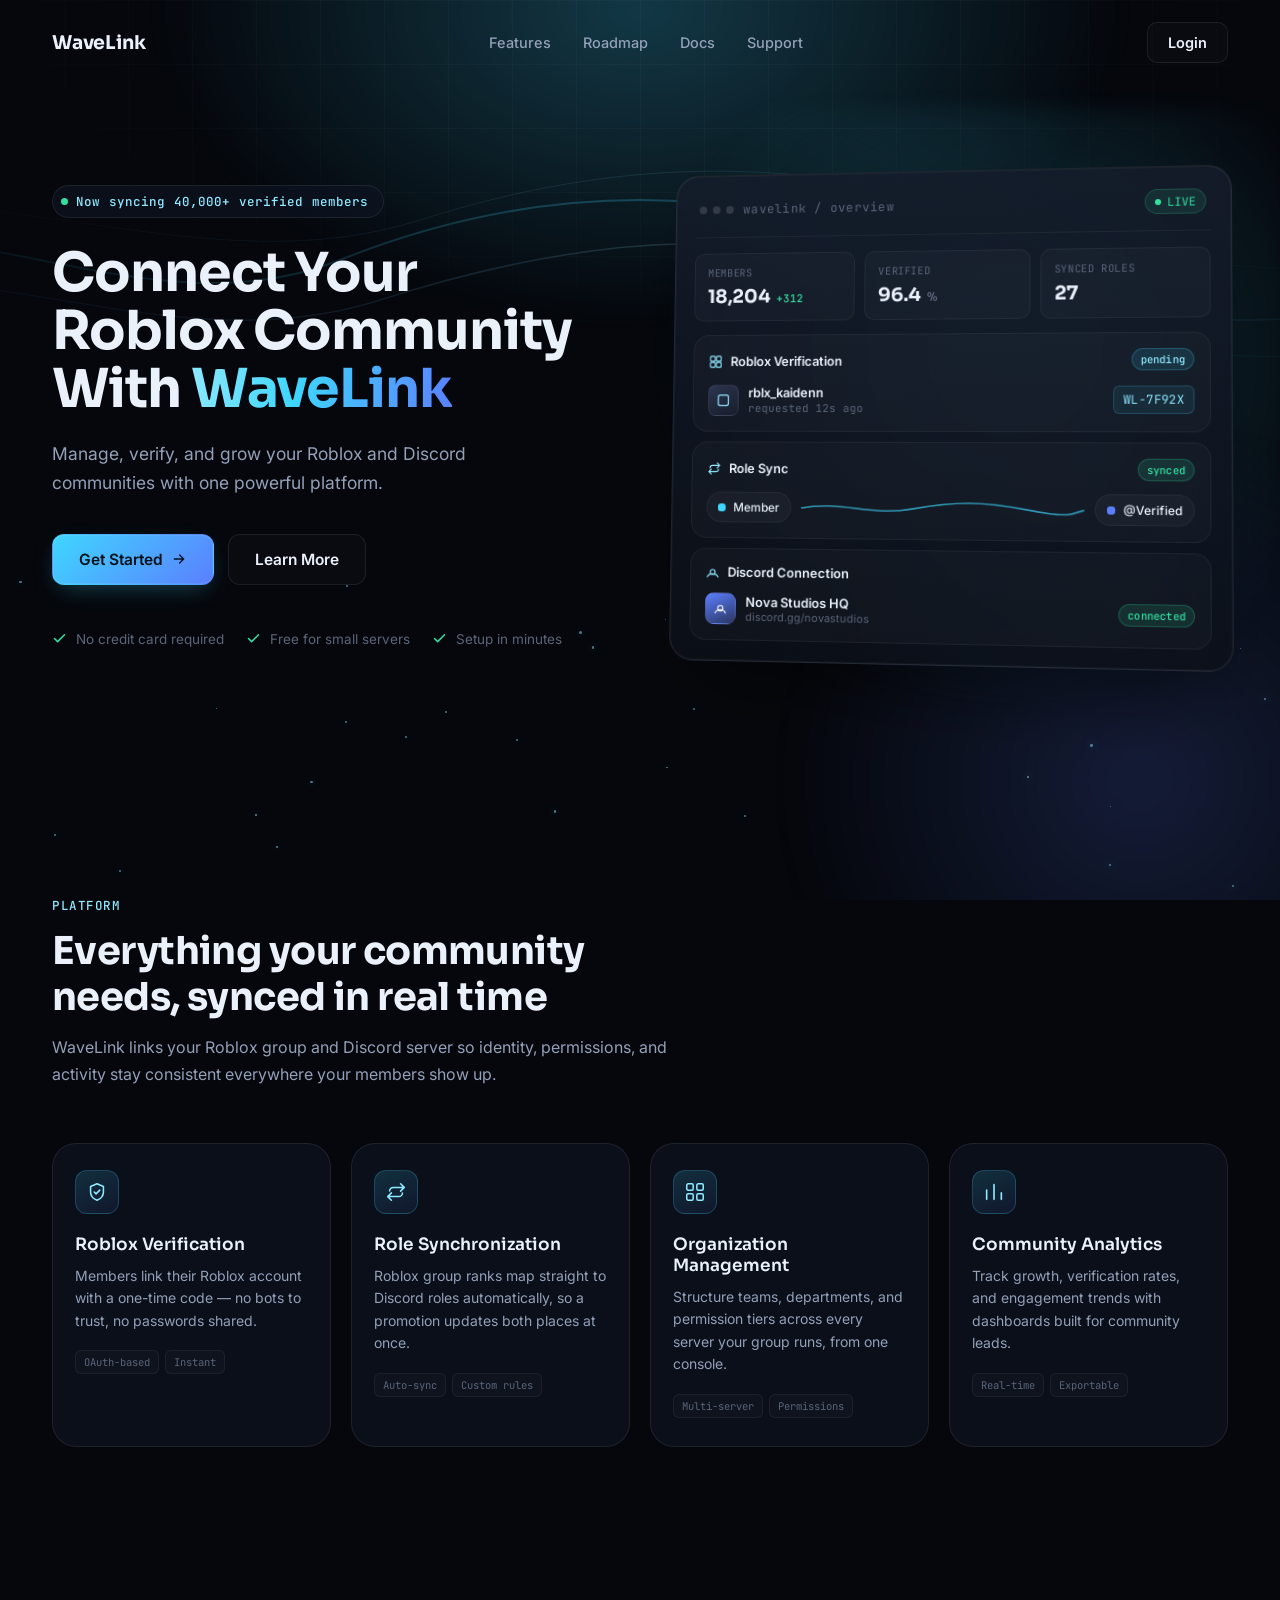
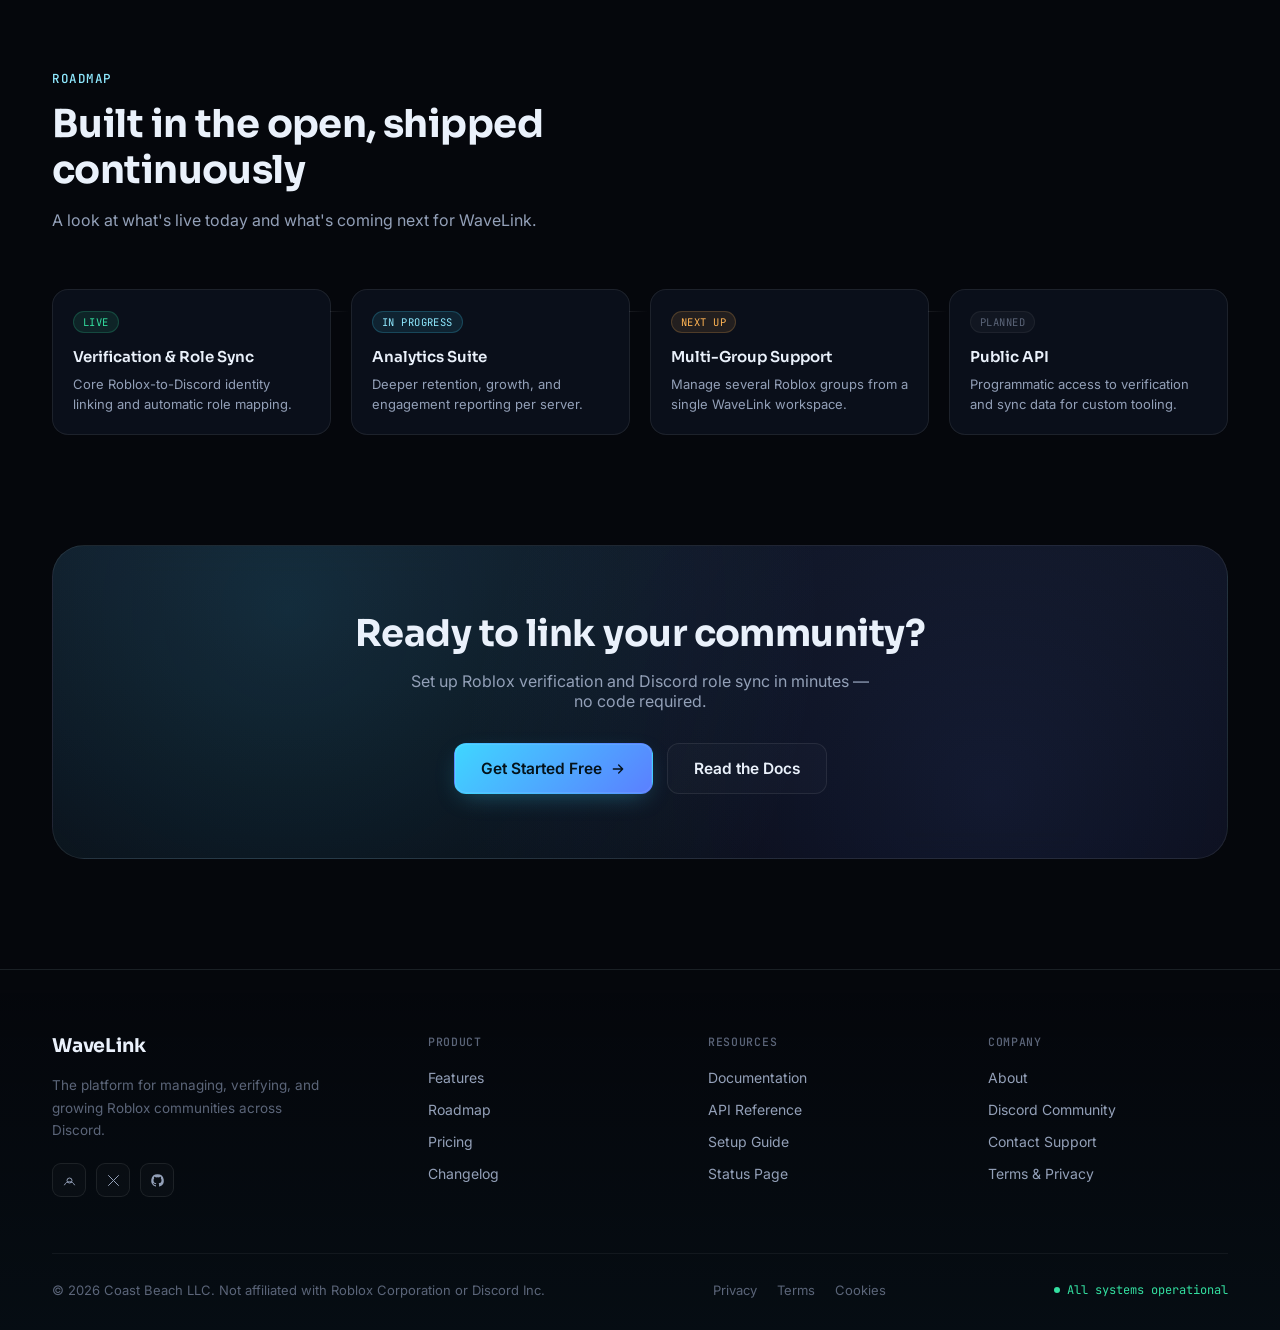
<file: index.html>
<!DOCTYPE html>
<html lang="en">
<head>
<meta charset="UTF-8" />
<meta name="viewport" content="width=device-width, initial-scale=1.0" />
<title>WaveLink — Connect Your Roblox Community</title>
<meta name="description" content="WaveLink is the platform for managing, verifying, and growing Roblox communities across Discord — verification, role sync, and analytics in one place." />

<link rel="preconnect" href="https://fonts.googleapis.com">
<link rel="preconnect" href="https://fonts.gstatic.com" crossorigin>
<link href="https://fonts.googleapis.com/css2?family=Sora:wght@400;500;600;700;800&family=Inter:wght@400;500;600;700&family=JetBrains+Mono:wght@400;500;600&display=swap" rel="stylesheet">

<link rel="stylesheet" href="style.css">
</head>
<body>

<!-- ============ BACKGROUND LAYERS ============ -->
<div class="bg-layer" aria-hidden="true">
  <div class="bg-grid"></div>
  <div class="bg-glow-primary"></div>
  <div class="bg-glow-secondary"></div>
  <svg class="bg-wave-svg" viewBox="0 0 1800 420" fill="none" xmlns="http://www.w3.org/2000/svg">
    <path class="w1" d="M0 220 C 200 140, 400 300, 600 220 S 1000 140, 1200 220 S 1600 300, 1800 220" stroke="url(#gwave1)" stroke-width="2" opacity="0.5"/>
    <path class="w2" d="M0 260 C 220 190, 420 330, 640 260 S 1040 180, 1240 260 S 1620 330, 1800 260" stroke="url(#gwave2)" stroke-width="1.5" opacity="0.35"/>
    <path class="w3" d="M0 180 C 240 120, 460 250, 680 180 S 1080 120, 1280 180 S 1640 250, 1800 180" stroke="url(#gwave2)" stroke-width="1" opacity="0.25"/>
    <defs>
      <linearGradient id="gwave1" x1="0" y1="0" x2="1800" y2="0" gradientUnits="userSpaceOnUse">
        <stop offset="0" stop-color="#3fd6ff" stop-opacity="0"/>
        <stop offset="0.5" stop-color="#3fd6ff" stop-opacity="0.9"/>
        <stop offset="1" stop-color="#5b7fff" stop-opacity="0"/>
      </linearGradient>
      <linearGradient id="gwave2" x1="0" y1="0" x2="1800" y2="0" gradientUnits="userSpaceOnUse">
        <stop offset="0" stop-color="#5b7fff" stop-opacity="0"/>
        <stop offset="0.5" stop-color="#8fe9ff" stop-opacity="0.8"/>
        <stop offset="1" stop-color="#3fd6ff" stop-opacity="0"/>
      </linearGradient>
    </defs>
  </svg>
  <div id="particles"></div>
</div>

<!-- ============ NAVBAR ============ -->
<header class="navbar" id="navbar">
  <div class="container nav-inner">
    <a href="#top" class="brand">
      WaveLink
    </a>

    <nav class="nav-links" id="navLinks">
      <a href="#features">Features</a>
      <a href="#roadmap">Roadmap</a>
      <a href="#docs">Docs</a>
      <a href="#support">Support</a>
    </nav>

    <div class="nav-right">
      <a href="login.html" class="btn btn-ghost" id="navAuthBtn">Login</a>
      <button class="nav-toggle" id="navToggle" aria-label="Toggle navigation menu" aria-expanded="false"><span></span></button>
    </div>
  </div>
</header>

<!-- ============ HERO ============ -->
<main id="top">
<section class="hero">
  <div class="container hero-grid">

    <div class="hero-content reveal in">
      <span class="eyebrow"><span class="dot-pulse" aria-hidden="true"></span> Now syncing 40,000+ verified members</span>

      <h1>Connect Your Roblox Community With <span class="grad">WaveLink</span></h1>

      <p class="lead">Manage, verify, and grow your Roblox and Discord communities with one powerful platform.</p>

      <div class="hero-actions">
        <a href="#get-started" class="btn btn-primary btn-lg">
          Get Started
          <svg class="btn-icon" viewBox="0 0 24 24" fill="none"><path d="M5 12h14M13 6l6 6-6 6" stroke="currentColor" stroke-width="2" stroke-linecap="round" stroke-linejoin="round"/></svg>
        </a>
        <a href="#features" class="btn btn-ghost btn-lg">Learn More</a>
      </div>

      <div class="hero-meta">
        <div class="hero-meta-item"><svg viewBox="0 0 24 24" fill="none"><path d="M20 6L9 17l-5-5" stroke="currentColor" stroke-width="2.4" stroke-linecap="round" stroke-linejoin="round"/></svg> No credit card required</div>
        <div class="hero-meta-item"><svg viewBox="0 0 24 24" fill="none"><path d="M20 6L9 17l-5-5" stroke="currentColor" stroke-width="2.4" stroke-linecap="round" stroke-linejoin="round"/></svg> Free for small servers</div>
        <div class="hero-meta-item"><svg viewBox="0 0 24 24" fill="none"><path d="M20 6L9 17l-5-5" stroke="currentColor" stroke-width="2.4" stroke-linecap="round" stroke-linejoin="round"/></svg> Setup in minutes</div>
      </div>
    </div>

    <div class="mock-wrap reveal in">
      <div class="mock-glow" aria-hidden="true"></div>

      <div class="dashboard">
        <div class="dash-titlebar">
          <div class="dash-titlebar-left">
            <div class="dash-dots"><span></span><span></span><span></span></div>
            <span class="dash-title">wavelink / overview</span>
          </div>
          <span class="dash-live"><span class="dot-pulse" aria-hidden="true"></span>LIVE</span>
        </div>

        <div class="stat-row">
          <div class="stat-box">
            <div class="stat-label">Members</div>
            <div class="stat-value">18,204 <span class="delta">+312</span></div>
          </div>
          <div class="stat-box">
            <div class="stat-label">Verified</div>
            <div class="stat-value">96.4<span style="font-size:12px;font-weight:600;color:var(--text-faint)">%</span></div>
          </div>
          <div class="stat-box">
            <div class="stat-label">Synced Roles</div>
            <div class="stat-value">27</div>
          </div>
        </div>

        <div class="panel-block">
          <div class="panel-block-head">
            <h4>
              <svg viewBox="0 0 24 24" fill="none"><rect x="3" y="3" width="8" height="8" rx="1.5" stroke="currentColor" stroke-width="1.8"/><rect x="13" y="3" width="8" height="8" rx="1.5" stroke="currentColor" stroke-width="1.8"/><rect x="3" y="13" width="8" height="8" rx="1.5" stroke="currentColor" stroke-width="1.8"/><rect x="13" y="13" width="8" height="8" rx="1.5" stroke="currentColor" stroke-width="1.8"/></svg>
              Roblox Verification
            </h4>
            <span class="badge badge-accent">pending</span>
          </div>
          <div class="verify-row">
            <div class="verify-user">
              <div class="avatar"><svg viewBox="0 0 24 24" fill="none"><rect x="4" y="4" width="16" height="16" rx="3" stroke="currentColor" stroke-width="1.8"/></svg></div>
              <div class="verify-user-info">
                <div class="name">rblx_kaidenn</div>
                <div class="sub">requested 12s ago</div>
              </div>
            </div>
            <span class="code-chip">WL-7F92X</span>
          </div>
        </div>

        <div class="panel-block">
          <div class="panel-block-head">
            <h4>
              <svg viewBox="0 0 24 24" fill="none"><path d="M17 3l4 4-4 4M7 21l-4-4 4-4M21 7H9a4 4 0 00-4 4M3 17h12a4 4 0 004-4" stroke="currentColor" stroke-width="1.8" stroke-linecap="round" stroke-linejoin="round"/></svg>
              Role Sync
            </h4>
            <span class="badge badge-success">synced</span>
          </div>
          <div class="sync-row">
            <span class="sync-chip"><span class="swatch" style="background:#3fd6ff"></span>Member</span>
            <svg class="sync-wave" viewBox="0 0 100 20" preserveAspectRatio="none"><path d="M0 10 C 15 2, 25 18, 40 10 S 65 2, 80 10 S 95 14, 100 10" stroke="#3fd6ff" stroke-width="1.5" fill="none" opacity="0.65"/></svg>
            <span class="sync-chip"><span class="swatch" style="background:#5b7fff"></span>@Verified</span>
          </div>
        </div>

        <div class="panel-block" style="margin-bottom:0;">
          <div class="panel-block-head">
            <h4>
              <svg viewBox="0 0 24 24" fill="none"><path d="M8 12a4 4 0 108 0 4 4 0 00-8 0z" stroke="currentColor" stroke-width="1.8"/><path d="M3 20c1.5-3.5 4.5-5 9-5s7.5 1.5 9 5" stroke="currentColor" stroke-width="1.8" stroke-linecap="round"/></svg>
              Discord Connection
            </h4>
          </div>
          <div class="discord-row">
            <div class="discord-server">
              <div class="server-icon"><svg viewBox="0 0 24 24" fill="none"><path d="M8 12a4 4 0 108 0 4 4 0 00-8 0z" stroke="#fff" stroke-width="1.6"/><path d="M4 19c1.6-3.6 4.6-5 8-5s6.4 1.4 8 5" stroke="#fff" stroke-width="1.6" stroke-linecap="round"/></svg></div>
              <div class="server-info">
                <div class="name">Nova Studios HQ</div>
                <div class="sub">discord.gg/novastudios</div>
              </div>
            </div>
            <span class="badge badge-success">connected</span>
          </div>
        </div>
      </div>
    </div>

  </div>
</section>

<!-- ============ FEATURES ============ -->
<section class="section" id="features">
  <div class="container">
    <div class="section-head reveal">
      <span class="section-tag">Platform</span>
      <h2>Everything your community needs, synced in real time</h2>
      <p>WaveLink links your Roblox group and Discord server so identity, permissions, and activity stay consistent everywhere your members show up.</p>
    </div>

    <div class="features-grid">

      <div class="feature-card reveal">
        <div class="feature-icon"><svg viewBox="0 0 24 24" fill="none"><path d="M12 3l7 3v6c0 4.5-3 7.5-7 9-4-1.5-7-4.5-7-9V6l7-3z" stroke="currentColor" stroke-width="1.7" stroke-linejoin="round"/><path d="M9 12l2 2 4-4" stroke="currentColor" stroke-width="1.7" stroke-linecap="round" stroke-linejoin="round"/></svg></div>
        <h3>Roblox Verification</h3>
        <p>Members link their Roblox account with a one-time code — no bots to trust, no passwords shared.</p>
        <div class="feature-tag-row">
          <span class="feature-tag">OAuth-based</span>
          <span class="feature-tag">Instant</span>
        </div>
      </div>

      <div class="feature-card reveal">
        <div class="feature-icon"><svg viewBox="0 0 24 24" fill="none"><path d="M17 3l4 4-4 4M7 21l-4-4 4-4M21 7H9a4 4 0 00-4 4M3 17h12a4 4 0 004-4" stroke="currentColor" stroke-width="1.7" stroke-linecap="round" stroke-linejoin="round"/></svg></div>
        <h3>Role Synchronization</h3>
        <p>Roblox group ranks map straight to Discord roles automatically, so a promotion updates both places at once.</p>
        <div class="feature-tag-row">
          <span class="feature-tag">Auto-sync</span>
          <span class="feature-tag">Custom rules</span>
        </div>
      </div>

      <div class="feature-card reveal">
        <div class="feature-icon"><svg viewBox="0 0 24 24" fill="none"><rect x="3" y="3" width="7" height="7" rx="1.6" stroke="currentColor" stroke-width="1.7"/><rect x="14" y="3" width="7" height="7" rx="1.6" stroke="currentColor" stroke-width="1.7"/><rect x="3" y="14" width="7" height="7" rx="1.6" stroke="currentColor" stroke-width="1.7"/><rect x="14" y="14" width="7" height="7" rx="1.6" stroke="currentColor" stroke-width="1.7"/></svg></div>
        <h3>Organization Management</h3>
        <p>Structure teams, departments, and permission tiers across every server your group runs, from one console.</p>
        <div class="feature-tag-row">
          <span class="feature-tag">Multi-server</span>
          <span class="feature-tag">Permissions</span>
        </div>
      </div>

      <div class="feature-card reveal">
        <div class="feature-icon"><svg viewBox="0 0 24 24" fill="none"><path d="M4 20V10M12 20V4M20 20v-7" stroke="currentColor" stroke-width="1.8" stroke-linecap="round" stroke-linejoin="round"/></svg></div>
        <h3>Community Analytics</h3>
        <p>Track growth, verification rates, and engagement trends with dashboards built for community leads.</p>
        <div class="feature-tag-row">
          <span class="feature-tag">Real-time</span>
          <span class="feature-tag">Exportable</span>
        </div>
      </div>

    </div>
  </div>
</section>

<!-- ============ ROADMAP ============ -->
<section class="section" id="roadmap">
  <div class="container">
    <div class="section-head reveal">
      <span class="section-tag">Roadmap</span>
      <h2>Built in the open, shipped continuously</h2>
      <p>A look at what's live today and what's coming next for WaveLink.</p>
    </div>

    <div class="roadmap-track">
      <div class="roadmap-item reveal">
        <span class="roadmap-status status-live">Live</span>
        <h4>Verification &amp; Role Sync</h4>
        <p>Core Roblox-to-Discord identity linking and automatic role mapping.</p>
      </div>
      <div class="roadmap-item reveal">
        <span class="roadmap-status status-progress">In progress</span>
        <h4>Analytics Suite</h4>
        <p>Deeper retention, growth, and engagement reporting per server.</p>
      </div>
      <div class="roadmap-item reveal">
        <span class="roadmap-status status-next">Next up</span>
        <h4>Multi-Group Support</h4>
        <p>Manage several Roblox groups from a single WaveLink workspace.</p>
      </div>
      <div class="roadmap-item reveal">
        <span class="roadmap-status status-later">Planned</span>
        <h4>Public API</h4>
        <p>Programmatic access to verification and sync data for custom tooling.</p>
      </div>
    </div>
  </div>
</section>

<!-- ============ CTA ============ -->
<section class="cta-band reveal" id="get-started">
  <h2>Ready to link your community?</h2>
  <p>Set up Roblox verification and Discord role sync in minutes — no code required.</p>
  <div class="cta-actions">
    <a href="login.html" class="btn btn-primary btn-lg">
      Get Started Free
      <svg class="btn-icon" viewBox="0 0 24 24" fill="none"><path d="M5 12h14M13 6l6 6-6 6" stroke="currentColor" stroke-width="2" stroke-linecap="round" stroke-linejoin="round"/></svg>
    </a>
    <a href="#docs" class="btn btn-ghost btn-lg">Read the Docs</a>
  </div>
</section>
</main>

<!-- ============ FOOTER ============ -->
<footer class="site-footer" id="support">
  <div class="container">
    <div class="footer-top">
      <div class="footer-brand">
        <a href="#top" class="brand">
          WaveLink
        </a>
        <p>The platform for managing, verifying, and growing Roblox communities across Discord.</p>
        <div class="footer-socials">
          <a href="#" class="footer-social-btn" aria-label="WaveLink on Discord"><svg viewBox="0 0 24 24" fill="none"><path d="M8 12a4 4 0 108 0 4 4 0 00-8 0z" stroke="currentColor" stroke-width="1.6"/><path d="M4 19c1.6-3.6 4.6-5 8-5s6.4 1.4 8 5" stroke="currentColor" stroke-width="1.6" stroke-linecap="round"/></svg></a>
          <a href="#" class="footer-social-btn" aria-label="WaveLink on X"><svg viewBox="0 0 24 24" fill="none"><path d="M4 4l16 16M20 4L4 20" stroke="currentColor" stroke-width="1.6" stroke-linecap="round"/></svg></a>
          <a href="#" class="footer-social-btn" aria-label="WaveLink on GitHub"><svg viewBox="0 0 24 24" fill="none"><path d="M12 2a10 10 0 00-3.16 19.5c.5.1.68-.22.68-.48v-1.7c-2.78.6-3.37-1.34-3.37-1.34-.46-1.16-1.11-1.47-1.11-1.47-.91-.62.07-.6.07-.6 1 .07 1.53 1.03 1.53 1.03.9 1.52 2.35 1.08 2.92.83.09-.65.35-1.08.64-1.33-2.22-.25-4.56-1.11-4.56-4.94 0-1.1.39-1.99 1.03-2.69-.1-.25-.45-1.27.1-2.64 0 0 .84-.27 2.75 1.02a9.6 9.6 0 015 0c1.91-1.3 2.75-1.02 2.75-1.02.55 1.37.2 2.39.1 2.64.64.7 1.03 1.59 1.03 2.69 0 3.84-2.34 4.68-4.57 4.93.36.31.68.92.68 1.85v2.75c0 .27.18.58.69.48A10 10 0 0012 2z" fill="currentColor"/></svg></a>
        </div>
      </div>

      <div class="footer-col">
        <h5>Product</h5>
        <ul>
          <li><a href="#features">Features</a></li>
          <li><a href="#roadmap">Roadmap</a></li>
          <li><a href="#">Pricing</a></li>
          <li><a href="#">Changelog</a></li>
        </ul>
      </div>

      <div class="footer-col" id="docs">
        <h5>Resources</h5>
        <ul>
          <li><a href="#">Documentation</a></li>
          <li><a href="#">API Reference</a></li>
          <li><a href="#">Setup Guide</a></li>
          <li><a href="#">Status Page</a></li>
        </ul>
      </div>

      <div class="footer-col">
        <h5>Company</h5>
        <ul>
          <li><a href="#">About</a></li>
          <li><a href="#">Discord Community</a></li>
          <li><a href="#">Contact Support</a></li>
          <li><a href="terms.html">Terms &amp; Privacy</a></li>
        </ul>
      </div>
    </div>

    <div class="footer-bottom">
      <p>&copy; 2026 Coast Beach LLC. Not affiliated with Roblox Corporation or Discord Inc.</p>
      <div class="footer-bottom-links">
        <a href="privacy.html">Privacy</a>
        <a href="terms.html">Terms</a>
        <a href="#">Cookies</a>
      </div>
      <span class="footer-status"><span class="dot-pulse" aria-hidden="true"></span>All systems operational</span>
    </div>
  </div>
</footer>

<script src="main.js" defer></script>

</body>
</html>
</file>
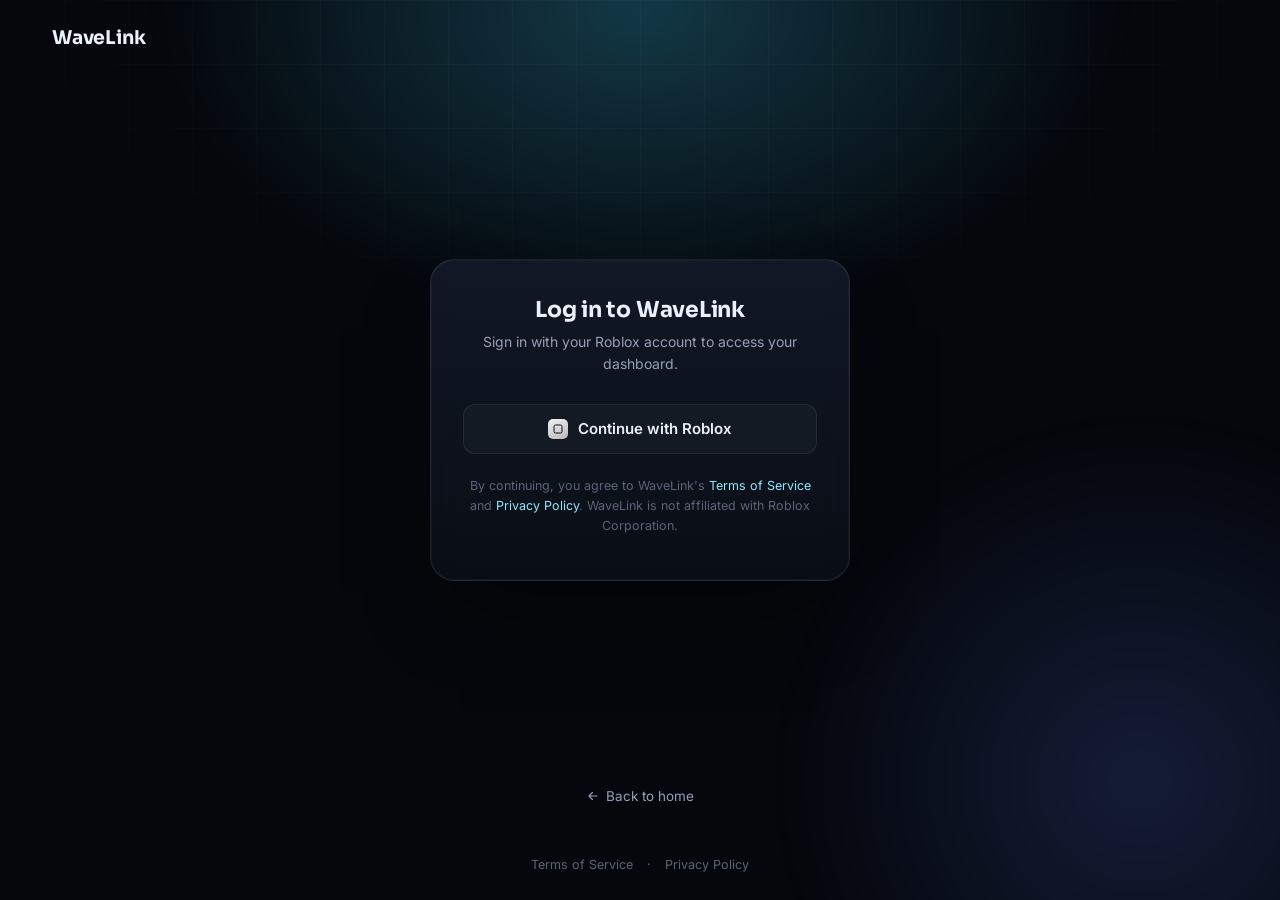
<file: communities.html>
<!DOCTYPE html>
<html lang="en">
<head>
<meta charset="UTF-8" />
<meta name="viewport" content="width=device-width, initial-scale=1.0" />
<title>Communities — WaveLink</title>
<meta name="description" content="Your Roblox groups and their WaveLink communities." />

<link rel="preconnect" href="https://fonts.googleapis.com">
<link rel="preconnect" href="https://fonts.gstatic.com" crossorigin>
<link href="https://fonts.googleapis.com/css2?family=Sora:wght@400;500;600;700;800&family=Inter:wght@400;500;600;700&family=JetBrains+Mono:wght@400;500;600&display=swap" rel="stylesheet">
<link rel="stylesheet" href="style.css">
<link rel="stylesheet" href="app-shell.css">

<style>
.groups-list{ display: flex; flex-direction: column; gap: 12px; }

.group-card{
  display: flex;
  align-items: center;
  gap: 16px;
  background: var(--panel);
  border: 1px solid var(--border);
  border-radius: var(--radius-lg);
  padding: 16px 18px;
  backdrop-filter: blur(12px);
}

.group-icon{
  width: 52px; height: 52px;
  border-radius: 12px;
  object-fit: cover;
  background: rgba(255,255,255,0.04);
  border: 1px solid var(--border-soft);
  flex-shrink: 0;
}
.group-icon.placeholder{ display: grid; place-items: center; color: var(--text-faint); }
.group-icon.placeholder svg{ width: 22px; height: 22px; }

.group-info{ flex: 1; min-width: 0; }
.group-info .name{ font-family: var(--font-display); font-size: 15.5px; font-weight: 600; color: var(--text); white-space: nowrap; overflow: hidden; text-overflow: ellipsis; }
.group-info .meta{ font-size: 12.5px; color: var(--text-dim); margin-top: 3px; display: flex; align-items: center; gap: 8px; flex-wrap: wrap; }
.group-info .meta .dot{ width: 3px; height: 3px; border-radius: 50%; background: var(--text-faint); }

.group-actions{ flex-shrink: 0; display: flex; align-items: center; gap: 10px; }

.owner-tag{
  font-family: var(--font-mono); font-size: 10.5px; letter-spacing: 0.04em; text-transform: uppercase;
  color: var(--warn); background: rgba(255,180,84,0.1); border: 1px solid rgba(255,180,84,0.22);
  padding: 3px 9px; border-radius: 100px;
}

.empty-state, .error-state, .loading-state{
  text-align: center;
  padding: 60px 20px;
  color: var(--text-dim);
  font-size: 14px;
}
.loading-state .spinner{
  width: 22px; height: 22px; margin: 0 auto 16px;
  border-radius: 50%; border: 2px solid rgba(255,255,255,0.15); border-top-color: var(--accent);
  animation: spin 0.7s linear infinite;
}
@keyframes spin{ to{ transform: rotate(360deg); } }
.error-state{ color: #ff8a8a; }
</style>
</head>
<body>

<div class="bg-layer" aria-hidden="true">
  <div class="bg-grid"></div>
  <div class="bg-glow-primary"></div>
  <div class="bg-glow-secondary"></div>
  <div id="particles"></div>
</div>

<div class="sidebar-scrim" id="sidebarScrim"></div>

<div class="app-shell">
  <aside class="app-sidebar" id="appSidebar">
    <a href="index.html" class="sidebar-brand">WaveLink</a>

    <nav class="sidebar-nav">
      <a href="dashboard.html" class="sidebar-link">
        <svg viewBox="0 0 24 24" fill="none"><rect x="3" y="3" width="7" height="7" rx="1.6" stroke="currentColor" stroke-width="1.7"/><rect x="14" y="3" width="7" height="7" rx="1.6" stroke="currentColor" stroke-width="1.7"/><rect x="3" y="14" width="7" height="7" rx="1.6" stroke="currentColor" stroke-width="1.7"/><rect x="14" y="14" width="7" height="7" rx="1.6" stroke="currentColor" stroke-width="1.7"/></svg>
        Overview
      </a>
      <a href="communities.html" class="sidebar-link active">
        <svg viewBox="0 0 24 24" fill="none"><path d="M17 21v-2a4 4 0 00-4-4H5a4 4 0 00-4 4v2" stroke="currentColor" stroke-width="1.7" stroke-linecap="round"/><circle cx="9" cy="7" r="4" stroke="currentColor" stroke-width="1.7"/><path d="M23 21v-2a4 4 0 00-3-3.87M16 3.13a4 4 0 010 7.75" stroke="currentColor" stroke-width="1.7" stroke-linecap="round"/></svg>
        Communities
      </a>
      <a href="dashboard.html#discord" class="sidebar-link">
        <svg viewBox="0 0 24 24" fill="none"><path d="M8 12a4 4 0 108 0 4 4 0 00-8 0z" stroke="currentColor" stroke-width="1.7"/><path d="M4 19c1.6-3.6 4.6-5 8-5s6.4 1.4 8 5" stroke="currentColor" stroke-width="1.7" stroke-linecap="round"/></svg>
        Discord
      </a>
      <a href="dashboard.html#analytics" class="sidebar-link">
        <svg viewBox="0 0 24 24" fill="none"><path d="M4 20V10M12 20V4M20 20v-7" stroke="currentColor" stroke-width="1.8" stroke-linecap="round" stroke-linejoin="round"/></svg>
        Analytics
      </a>
    </nav>

    <div class="sidebar-foot">
      <div class="sidebar-user">
        <div class="avatar" id="sidebarAvatar"><svg viewBox="0 0 24 24" fill="none"><rect x="4" y="4" width="16" height="16" rx="3" stroke="currentColor" stroke-width="1.8"/></svg></div>
        <div class="sidebar-user-info">
          <div class="name" id="sidebarUsername">—</div>
          <div class="sub">● Roblox connected</div>
        </div>
      </div>
      <button class="logout-btn" id="logoutBtn" type="button">
        <svg viewBox="0 0 24 24" fill="none"><path d="M9 21H5a2 2 0 01-2-2V5a2 2 0 012-2h4M16 17l5-5-5-5M21 12H9" stroke="currentColor" stroke-width="1.8" stroke-linecap="round" stroke-linejoin="round"/></svg>
        Log out
      </button>
    </div>
  </aside>

  <main class="app-main">
    <div class="mobile-topbar">
      <button class="mobile-menu-btn" id="mobileMenuBtn" aria-label="Open menu">
        <svg viewBox="0 0 24 24" fill="none"><path d="M4 7h16M4 12h16M4 17h16" stroke="currentColor" stroke-width="1.8" stroke-linecap="round"/></svg>
      </button>
      <span class="brand" style="font-size:16px;">WaveLink</span>
    </div>

    <div class="app-topbar">
      <div>
        <h1>Communities</h1>
        <p class="welcome-sub">Roblox groups you're in. Group owners can create a WaveLink community for moderation and session hosting.</p>
      </div>
    </div>

    <div id="groupsContainer">
      <div class="loading-state">
        <div class="spinner" aria-hidden="true"></div>
        Loading your Roblox groups…
      </div>
    </div>
  </main>
</div>

<footer style="text-align:center; padding: 18px 20px 30px; font-size: 12px; color: var(--text-faint);">
  <a href="terms.html" style="color: var(--text-faint); margin: 0 10px;">Terms of Service</a>
  ·
  <a href="privacy.html" style="color: var(--text-faint); margin: 0 10px;">Privacy Policy</a>
</footer>

<script src="main.js" defer></script>
<script src="app-shell.js" defer></script>
<script src="communities.js" defer></script>
</body>
</html>
</file>
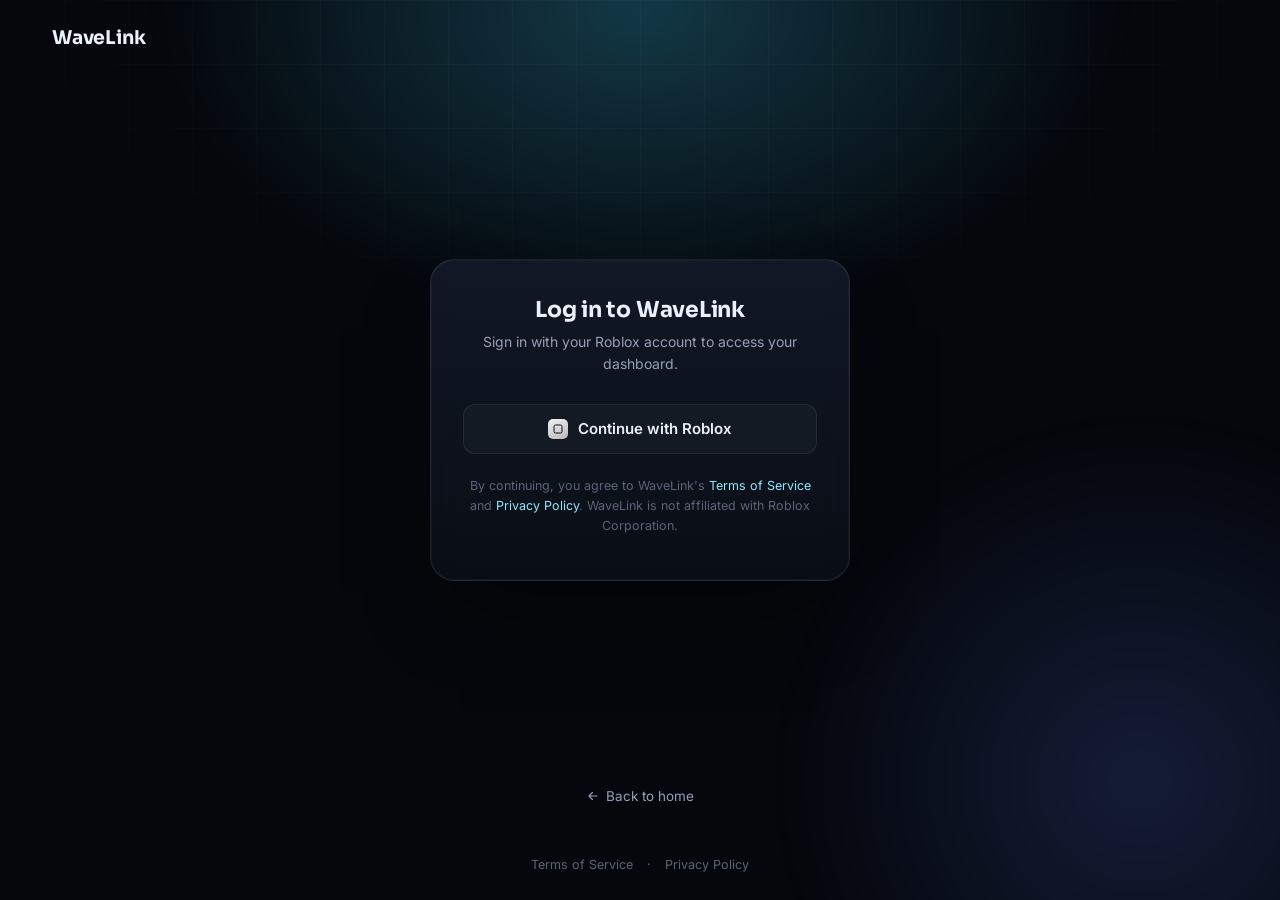
<file: dashboard.html>
<!DOCTYPE html>
<html lang="en">
<head>
<meta charset="UTF-8" />
<meta name="viewport" content="width=device-width, initial-scale=1.0" />
<title>Dashboard — WaveLink</title>
<meta name="description" content="Your WaveLink dashboard — Roblox verification, role sync, and Discord connection status." />

<link rel="preconnect" href="https://fonts.googleapis.com">
<link rel="preconnect" href="https://fonts.gstatic.com" crossorigin>
<link href="https://fonts.googleapis.com/css2?family=Sora:wght@400;500;600;700;800&family=Inter:wght@400;500;600;700&family=JetBrains+Mono:wght@400;500;600&display=swap" rel="stylesheet">
<link rel="stylesheet" href="style.css">

<link rel="stylesheet" href="app-shell.css">

<style>
/* ---- Page-specific: dashboard content ---- */

/* Big stat row */
.dash-stats{
  display: grid;
  grid-template-columns: repeat(4, 1fr);
  gap: 16px;
  margin-bottom: 22px;
}
.dash-stats .stat-box{ padding: 18px 18px 16px; border-radius: var(--radius-md); background: var(--panel); backdrop-filter: blur(12px); }
.dash-stats .stat-value{ font-size: 24px; }

.dash-columns{
  display: grid;
  grid-template-columns: 1.2fr 1fr;
  gap: 20px;
  align-items: start;
}

.panel-card{
  background: var(--panel);
  border: 1px solid var(--border);
  border-radius: var(--radius-lg);
  backdrop-filter: blur(14px);
  padding: 22px;
  margin-bottom: 20px;
}
.panel-card-head{
  display: flex;
  align-items: center;
  justify-content: space-between;
  margin-bottom: 18px;
}
.panel-card-head h3{
  margin: 0;
  font-family: var(--font-display);
  font-size: 15.5px;
  font-weight: 600;
  display: flex;
  align-items: center;
  gap: 9px;
}
.panel-card-head h3 svg{ width: 17px; height: 17px; color: var(--accent-soft); }

.member-list{ display: flex; flex-direction: column; gap: 4px; }
.member-row{
  display: flex;
  align-items: center;
  justify-content: space-between;
  gap: 10px;
  padding: 10px 8px;
  border-radius: 10px;
  transition: background 0.2s var(--ease);
}
.member-row:hover{ background: rgba(255,255,255,0.03); }

.activity-list{ display: flex; flex-direction: column; gap: 16px; }
.activity-row{ display: flex; gap: 12px; }
.activity-dot{
  width: 8px; height: 8px;
  border-radius: 50%;
  background: var(--accent);
  box-shadow: 0 0 8px 1px var(--accent-glow);
  margin-top: 6px;
  flex-shrink: 0;
}
.activity-row .txt{ font-size: 13.5px; color: var(--text-dim); line-height: 1.55; }
.activity-row .txt b{ color: var(--text); font-weight: 600; }
.activity-row .time{ font-family: var(--font-mono); font-size: 11px; color: var(--text-faint); margin-top: 2px; }

@media (max-width: 900px){
  .dash-stats{ grid-template-columns: 1fr 1fr; }
  .dash-columns{ grid-template-columns: 1fr; }
}
</style>
</head>
<body>

<div class="bg-layer" aria-hidden="true">
  <div class="bg-grid"></div>
  <div class="bg-glow-primary"></div>
  <div class="bg-glow-secondary"></div>
  <div id="particles"></div>
</div>

<div class="sidebar-scrim" id="sidebarScrim"></div>

<div class="app-shell">

  <aside class="app-sidebar" id="appSidebar">
    <a href="index.html" class="sidebar-brand">
      WaveLink
    </a>

    <nav class="sidebar-nav">
      <a href="#" class="sidebar-link active">
        <svg viewBox="0 0 24 24" fill="none"><rect x="3" y="3" width="7" height="7" rx="1.6" stroke="currentColor" stroke-width="1.7"/><rect x="14" y="3" width="7" height="7" rx="1.6" stroke="currentColor" stroke-width="1.7"/><rect x="3" y="14" width="7" height="7" rx="1.6" stroke="currentColor" stroke-width="1.7"/><rect x="14" y="14" width="7" height="7" rx="1.6" stroke="currentColor" stroke-width="1.7"/></svg>
        Overview
      </a>
      <a href="communities.html" class="sidebar-link">
        <svg viewBox="0 0 24 24" fill="none"><path d="M17 21v-2a4 4 0 00-4-4H5a4 4 0 00-4 4v2" stroke="currentColor" stroke-width="1.7" stroke-linecap="round"/><circle cx="9" cy="7" r="4" stroke="currentColor" stroke-width="1.7"/><path d="M23 21v-2a4 4 0 00-3-3.87M16 3.13a4 4 0 010 7.75" stroke="currentColor" stroke-width="1.7" stroke-linecap="round"/></svg>
        Communities
      </a>
      <a href="#" class="sidebar-link">
        <svg viewBox="0 0 24 24" fill="none"><path d="M12 3l7 3v6c0 4.5-3 7.5-7 9-4-1.5-7-4.5-7-9V6l7-3z" stroke="currentColor" stroke-width="1.7" stroke-linejoin="round"/></svg>
        Verification
      </a>
      <a href="#" class="sidebar-link">
        <svg viewBox="0 0 24 24" fill="none"><path d="M17 3l4 4-4 4M7 21l-4-4 4-4M21 7H9a4 4 0 00-4 4M3 17h12a4 4 0 004-4" stroke="currentColor" stroke-width="1.7" stroke-linecap="round" stroke-linejoin="round"/></svg>
        Role Sync
      </a>
      <a href="#" class="sidebar-link">
        <svg viewBox="0 0 24 24" fill="none"><path d="M8 12a4 4 0 108 0 4 4 0 00-8 0z" stroke="currentColor" stroke-width="1.7"/><path d="M4 19c1.6-3.6 4.6-5 8-5s6.4 1.4 8 5" stroke="currentColor" stroke-width="1.7" stroke-linecap="round"/></svg>
        Discord
      </a>
      <a href="#" class="sidebar-link">
        <svg viewBox="0 0 24 24" fill="none"><path d="M4 20V10M12 20V4M20 20v-7" stroke="currentColor" stroke-width="1.8" stroke-linecap="round" stroke-linejoin="round"/></svg>
        Analytics
      </a>
      <a href="#" class="sidebar-link">
        <svg viewBox="0 0 24 24" fill="none"><path d="M12 15a3 3 0 100-6 3 3 0 000 6z" stroke="currentColor" stroke-width="1.7"/><path d="M19.4 13.5a1.7 1.7 0 00.34 1.87l.06.06a2 2 0 11-2.83 2.83l-.06-.06a1.7 1.7 0 00-1.87-.34 1.7 1.7 0 00-1.04 1.56V19.6a2 2 0 11-4 0v-.1a1.7 1.7 0 00-1.11-1.56 1.7 1.7 0 00-1.87.34l-.06.06a2 2 0 11-2.83-2.83l.06-.06a1.7 1.7 0 00.34-1.87 1.7 1.7 0 00-1.56-1.04H2.4a2 2 0 110-4h.1a1.7 1.7 0 001.56-1.11 1.7 1.7 0 00-.34-1.87l-.06-.06a2 2 0 112.83-2.83l.06.06a1.7 1.7 0 001.87.34H8.5A1.7 1.7 0 009.54 2.6V2.4a2 2 0 114 0v.1a1.7 1.7 0 001.04 1.56 1.7 1.7 0 001.87-.34l.06-.06a2 2 0 112.83 2.83l-.06.06a1.7 1.7 0 00-.34 1.87v.09a1.7 1.7 0 001.56 1.04h.1a2 2 0 110 4h-.1a1.7 1.7 0 00-1.56 1.04z" stroke="currentColor" stroke-width="1.3" stroke-linejoin="round"/></svg>
        Settings
      </a>
    </nav>

    <div class="sidebar-foot">
      <div class="sidebar-user">
        <div class="avatar" id="sidebarAvatar"><svg viewBox="0 0 24 24" fill="none"><rect x="4" y="4" width="16" height="16" rx="3" stroke="currentColor" stroke-width="1.8"/></svg></div>
        <div class="sidebar-user-info">
          <div class="name" id="sidebarUsername">—</div>
          <div class="sub">● Roblox connected</div>
        </div>
      </div>
      <button class="logout-btn" id="logoutBtn" type="button">
        <svg viewBox="0 0 24 24" fill="none"><path d="M9 21H5a2 2 0 01-2-2V5a2 2 0 012-2h4M16 17l5-5-5-5M21 12H9" stroke="currentColor" stroke-width="1.8" stroke-linecap="round" stroke-linejoin="round"/></svg>
        Log out
      </button>
    </div>
  </aside>

  <main class="app-main">

    <div class="mobile-topbar">
      <button class="mobile-menu-btn" id="mobileMenuBtn" aria-label="Open menu">
        <svg viewBox="0 0 24 24" fill="none"><path d="M4 7h16M4 12h16M4 17h16" stroke="currentColor" stroke-width="1.8" stroke-linecap="round"/></svg>
      </button>
      <span class="brand" style="font-size:16px;">WaveLink</span>
    </div>

    <div class="app-topbar">
      <div>
        <h1 id="welcomeHeading">Welcome back</h1>
        <p class="welcome-sub">Here's what's happening across your community today.</p>
      </div>
      <span class="topbar-status"><span class="dot-pulse" aria-hidden="true"></span>Roblox account connected</span>
    </div>

    <div class="dash-stats">
      <div class="stat-box">
        <div class="stat-label">Members</div>
        <div class="stat-value">18,204 <span class="delta">+312</span></div>
      </div>
      <div class="stat-box">
        <div class="stat-label">Verified</div>
        <div class="stat-value">96.4<span style="font-size:13px;font-weight:600;color:var(--text-faint)">%</span></div>
      </div>
      <div class="stat-box">
        <div class="stat-label">Synced Roles</div>
        <div class="stat-value">27</div>
      </div>
      <div class="stat-box">
        <div class="stat-label">Active Today</div>
        <div class="stat-value">2,041 <span class="delta">+64</span></div>
      </div>
    </div>

    <div class="dash-columns">
      <div>
        <div class="panel-card">
          <div class="panel-card-head">
            <h3>
              <svg viewBox="0 0 24 24" fill="none"><path d="M12 3l7 3v6c0 4.5-3 7.5-7 9-4-1.5-7-4.5-7-9V6l7-3z" stroke="currentColor" stroke-width="1.7" stroke-linejoin="round"/><path d="M9 12l2 2 4-4" stroke="currentColor" stroke-width="1.7" stroke-linecap="round" stroke-linejoin="round"/></svg>
              Your Roblox Verification
            </h3>
            <span class="badge badge-success">verified</span>
          </div>
          <div class="verify-row">
            <div class="verify-user">
              <div class="avatar" id="verifyAvatar"><svg viewBox="0 0 24 24" fill="none"><rect x="4" y="4" width="16" height="16" rx="3" stroke="currentColor" stroke-width="1.8"/></svg></div>
              <div class="verify-user-info">
                <div class="name" id="verifyUsername">—</div>
                <div class="sub" id="verifyTimestamp">connected just now</div>
              </div>
            </div>
            <span class="badge badge-accent">group: Nova Studios</span>
          </div>
        </div>

        <div class="panel-card">
          <div class="panel-card-head">
            <h3>
              <svg viewBox="0 0 24 24" fill="none"><path d="M17 3l4 4-4 4M7 21l-4-4 4-4M21 7H9a4 4 0 00-4 4M3 17h12a4 4 0 004-4" stroke="currentColor" stroke-width="1.7" stroke-linecap="round" stroke-linejoin="round"/></svg>
              Role Sync
            </h3>
            <span class="badge badge-success">synced</span>
          </div>
          <div class="member-list">
            <div class="member-row">
              <span class="sync-chip"><span class="swatch" style="background:#3fd6ff"></span>Member</span>
              <svg class="sync-wave" style="max-width:120px;" viewBox="0 0 100 20" preserveAspectRatio="none"><path d="M0 10 C 15 2, 25 18, 40 10 S 65 2, 80 10 S 95 14, 100 10" stroke="#3fd6ff" stroke-width="1.5" fill="none" opacity="0.65"/></svg>
              <span class="sync-chip"><span class="swatch" style="background:#5b7fff"></span>@Verified</span>
            </div>
            <div class="member-row">
              <span class="sync-chip"><span class="swatch" style="background:#34e0a1"></span>Moderator</span>
              <svg class="sync-wave" style="max-width:120px;" viewBox="0 0 100 20" preserveAspectRatio="none"><path d="M0 10 C 15 2, 25 18, 40 10 S 65 2, 80 10 S 95 14, 100 10" stroke="#34e0a1" stroke-width="1.5" fill="none" opacity="0.65"/></svg>
              <span class="sync-chip"><span class="swatch" style="background:#34e0a1"></span>@Staff</span>
            </div>
          </div>
        </div>

        <div class="panel-card" style="margin-bottom:0;">
          <div class="panel-card-head">
            <h3>
              <svg viewBox="0 0 24 24" fill="none"><path d="M8 12a4 4 0 108 0 4 4 0 00-8 0z" stroke="currentColor" stroke-width="1.7"/><path d="M4 19c1.6-3.6 4.6-5 8-5s6.4 1.4 8 5" stroke="currentColor" stroke-width="1.7" stroke-linecap="round"/></svg>
              Discord Connection
            </h3>
          </div>
          <div class="discord-row">
            <div class="discord-server">
              <div class="server-icon"><svg viewBox="0 0 24 24" fill="none"><path d="M8 12a4 4 0 108 0 4 4 0 00-8 0z" stroke="#fff" stroke-width="1.6"/><path d="M4 19c1.6-3.6 4.6-5 8-5s6.4 1.4 8 5" stroke="#fff" stroke-width="1.6" stroke-linecap="round"/></svg></div>
              <div class="server-info">
                <div class="name">Nova Studios HQ</div>
                <div class="sub">discord.gg/novastudios</div>
              </div>
            </div>
            <span class="badge badge-success">connected</span>
          </div>
        </div>
      </div>

      <div>
        <div class="panel-card">
          <div class="panel-card-head">
            <h3>
              <svg viewBox="0 0 24 24" fill="none"><path d="M4 20V10M12 20V4M20 20v-7" stroke="currentColor" stroke-width="1.8" stroke-linecap="round" stroke-linejoin="round"/></svg>
              Recent Activity
            </h3>
          </div>
          <div class="activity-list">
            <div class="activity-row">
              <span class="activity-dot" aria-hidden="true"></span>
              <div class="txt"><b id="activityUsername">you</b> connected a Roblox account.<div class="time">just now</div></div>
            </div>
            <div class="activity-row">
              <span class="activity-dot" aria-hidden="true"></span>
              <div class="txt"><b>rblx_kaidenn</b> was verified and synced to <b>@Verified</b>.<div class="time">2 min ago</div></div>
            </div>
            <div class="activity-row">
              <span class="activity-dot" aria-hidden="true"></span>
              <div class="txt"><b>novabuilder22</b> was promoted to <b>Moderator</b>.<div class="time">14 min ago</div></div>
            </div>
            <div class="activity-row">
              <span class="activity-dot" aria-hidden="true"></span>
              <div class="txt">Role sync ran across <b>Nova Studios HQ</b>.<div class="time">1 hour ago</div></div>
            </div>
          </div>
        </div>

        <div class="panel-card" style="margin-bottom:0;">
          <div class="panel-card-head">
            <h3>
              <svg viewBox="0 0 24 24" fill="none"><rect x="3" y="3" width="7" height="7" rx="1.6" stroke="currentColor" stroke-width="1.7"/><rect x="14" y="3" width="7" height="7" rx="1.6" stroke="currentColor" stroke-width="1.7"/><rect x="3" y="14" width="7" height="7" rx="1.6" stroke="currentColor" stroke-width="1.7"/><rect x="14" y="14" width="7" height="7" rx="1.6" stroke="currentColor" stroke-width="1.7"/></svg>
              Quick Actions
            </h3>
          </div>
          <div style="display:flex; flex-direction:column; gap:10px;">
            <a href="#" class="btn btn-ghost" style="justify-content:flex-start;">Invite team member</a>
            <a href="#" class="btn btn-ghost" style="justify-content:flex-start;">Configure role mapping</a>
            <a href="#" class="btn btn-ghost" style="justify-content:flex-start;">View analytics report</a>
          </div>
        </div>
      </div>
    </div>

  </main>
</div>

<footer style="text-align:center; padding: 18px 20px 30px; font-size: 12px; color: var(--text-faint);">
  <a href="terms.html" style="color: var(--text-faint); margin: 0 10px;">Terms of Service</a>
  ·
  <a href="privacy.html" style="color: var(--text-faint); margin: 0 10px;">Privacy Policy</a>
</footer>

<script src="main.js" defer></script>
<script src="app-shell.js" defer></script>
<script src="dashboard.js" defer></script>
</body>
</html>
</file>
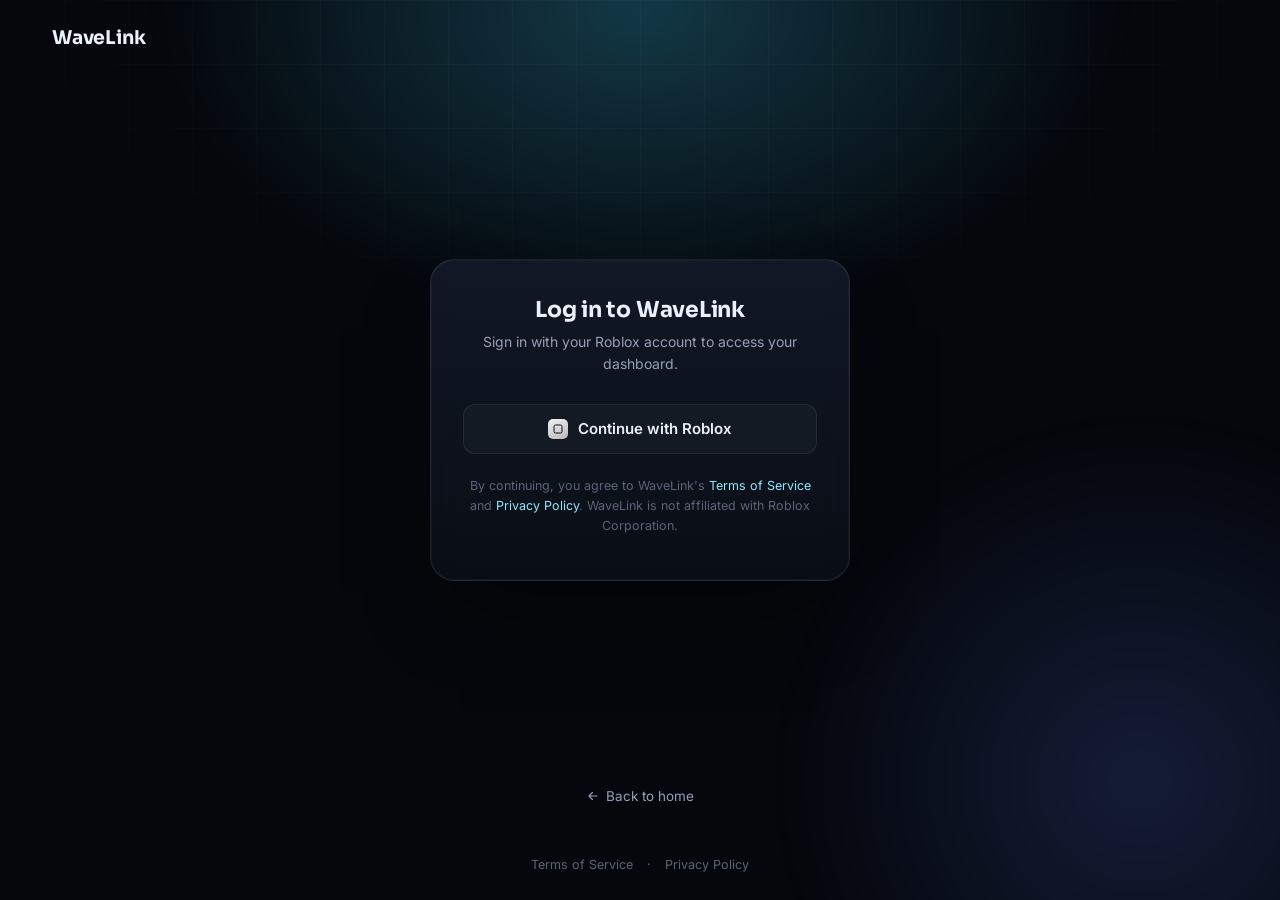
<file: login (2).html>
<!DOCTYPE html>
<html lang="en">
<head>
<meta charset="UTF-8" />
<meta name="viewport" content="width=device-width, initial-scale=1.0" />
<title>Log in — WaveLink</title>
<meta name="description" content="Log in to WaveLink with your Roblox account." />

<link rel="preconnect" href="https://fonts.googleapis.com">
<link rel="preconnect" href="https://fonts.gstatic.com" crossorigin>
<link href="https://fonts.googleapis.com/css2?family=Sora:wght@400;500;600;700;800&family=Inter:wght@400;500;600;700&family=JetBrains+Mono:wght@400;500;600&display=swap" rel="stylesheet">
<link rel="stylesheet" href="style.css">

<style>
.auth-shell{ position: relative; z-index: 1; min-height: 100vh; display: flex; flex-direction: column; }
.auth-top{ padding: 26px 0; }
.auth-main{ flex: 1; display: flex; align-items: center; justify-content: center; padding: 20px; }

.auth-card{
  width: 100%;
  max-width: 420px;
  background: linear-gradient(180deg, rgba(20,27,42,0.85), rgba(11,15,24,0.85));
  border: 1px solid var(--border);
  border-radius: var(--radius-lg);
  backdrop-filter: blur(18px);
  -webkit-backdrop-filter: blur(18px);
  box-shadow: 0 40px 80px -30px rgba(0,0,0,0.65), 0 0 0 1px rgba(255,255,255,0.03) inset;
  padding: 36px 32px 32px;
  text-align: center;
}

.auth-card h1{ font-family: var(--font-display); font-size: 22px; font-weight: 700; letter-spacing: -0.01em; margin: 0 0 8px; }
.auth-card > p.sub{ font-size: 14px; color: var(--text-dim); line-height: 1.6; margin: 0 0 28px; }

.roblox-btn{
  width: 100%;
  display: flex; align-items: center; justify-content: center; gap: 10px;
  padding: 14px 18px; border-radius: 12px;
  border: 1px solid var(--border);
  background: rgba(255,255,255,0.03);
  color: var(--text);
  font-family: var(--font-body); font-weight: 600; font-size: 15px;
  cursor: pointer;
  transition: border-color 0.2s var(--ease), background 0.2s var(--ease), transform 0.2s var(--ease);
}
.roblox-btn:hover{ border-color: rgba(255,255,255,0.22); background: rgba(255,255,255,0.06); transform: translateY(-1px); }
.roblox-btn:disabled{ opacity: 0.7; cursor: default; transform: none; }
.roblox-btn .glyph{ width: 20px; height: 20px; border-radius: 5px; background: linear-gradient(155deg, #f2f2f2, #b9b9b9); display: grid; place-items: center; flex-shrink: 0; }
.roblox-btn .glyph svg{ width: 12px; height: 12px; }
.roblox-btn .spinner{
  width: 16px; height: 16px; border-radius: 50%;
  border: 2px solid rgba(255,255,255,0.18); border-top-color: var(--accent);
  animation: spin 0.7s linear infinite; display: none;
}
.roblox-btn.loading .spinner{ display: inline-block; }
.roblox-btn.loading .glyph{ display: none; }
@keyframes spin{ to{ transform: rotate(360deg); } }

.auth-note{ font-size: 12.5px; color: var(--text-faint); line-height: 1.6; margin-top: 22px; }
.auth-note a{ color: var(--accent-soft); }

.auth-error{
  display: none;
  font-size: 13px;
  color: #ff8a8a;
  background: rgba(255, 90, 90, 0.08);
  border: 1px solid rgba(255, 90, 90, 0.22);
  border-radius: 10px;
  padding: 11px 13px;
  margin-bottom: 20px;
  text-align: left;
  line-height: 1.5;
}
.auth-error.visible{ display: block; }

.auth-back{ display: inline-flex; align-items: center; gap: 6px; font-size: 13.5px; color: var(--text-dim); margin-top: 24px; }
.auth-back svg{ width: 14px; height: 14px; }
.auth-back:hover{ color: var(--text); }
</style>
</head>
<body>

<div class="bg-layer" aria-hidden="true">
  <div class="bg-grid"></div>
  <div class="bg-glow-primary"></div>
  <div class="bg-glow-secondary"></div>
  <div id="particles"></div>
</div>

<div class="auth-shell">
  <header class="auth-top">
    <div class="container">
      <a href="index.html" class="brand">WaveLink</a>
    </div>
  </header>

  <main class="auth-main">
    <div class="auth-card reveal in">
      <h1>Log in to WaveLink</h1>
      <p class="sub">Sign in with your Roblox account to access your dashboard.</p>

      <div class="auth-error" id="authError"></div>

      <button class="roblox-btn" id="robloxLoginBtn" type="button">
        <span class="glyph" aria-hidden="true"><svg viewBox="0 0 24 24" fill="none"><rect x="4" y="4" width="16" height="16" rx="3" stroke="#0b0e14" stroke-width="2"/></svg></span>
        <span class="spinner" aria-hidden="true"></span>
        <span class="btn-label">Continue with Roblox</span>
      </button>

      <p class="auth-note">By continuing, you agree to WaveLink's <a href="terms.html" target="_blank" rel="noopener">Terms of Service</a> and <a href="privacy.html" target="_blank" rel="noopener">Privacy Policy</a>. WaveLink is not affiliated with Roblox Corporation.</p>
    </div>
  </main>

  <div style="text-align:center; padding-bottom: 32px;">
    <a href="index.html" class="auth-back">
      <svg viewBox="0 0 24 24" fill="none"><path d="M19 12H5M11 6l-6 6 6 6" stroke="currentColor" stroke-width="2" stroke-linecap="round" stroke-linejoin="round"/></svg>
      Back to home
    </a>
  </div>

  <footer style="text-align:center; padding: 18px 20px 28px; font-size: 12.5px; color: var(--text-faint);">
    <a href="terms.html" style="color: var(--text-faint); margin: 0 10px;">Terms of Service</a>
    ·
    <a href="privacy.html" style="color: var(--text-faint); margin: 0 10px;">Privacy Policy</a>
  </footer>
</div>

<script src="main.js" defer></script>
<script src="auth-demo.js" defer></script>
</body>
</html>
</file>
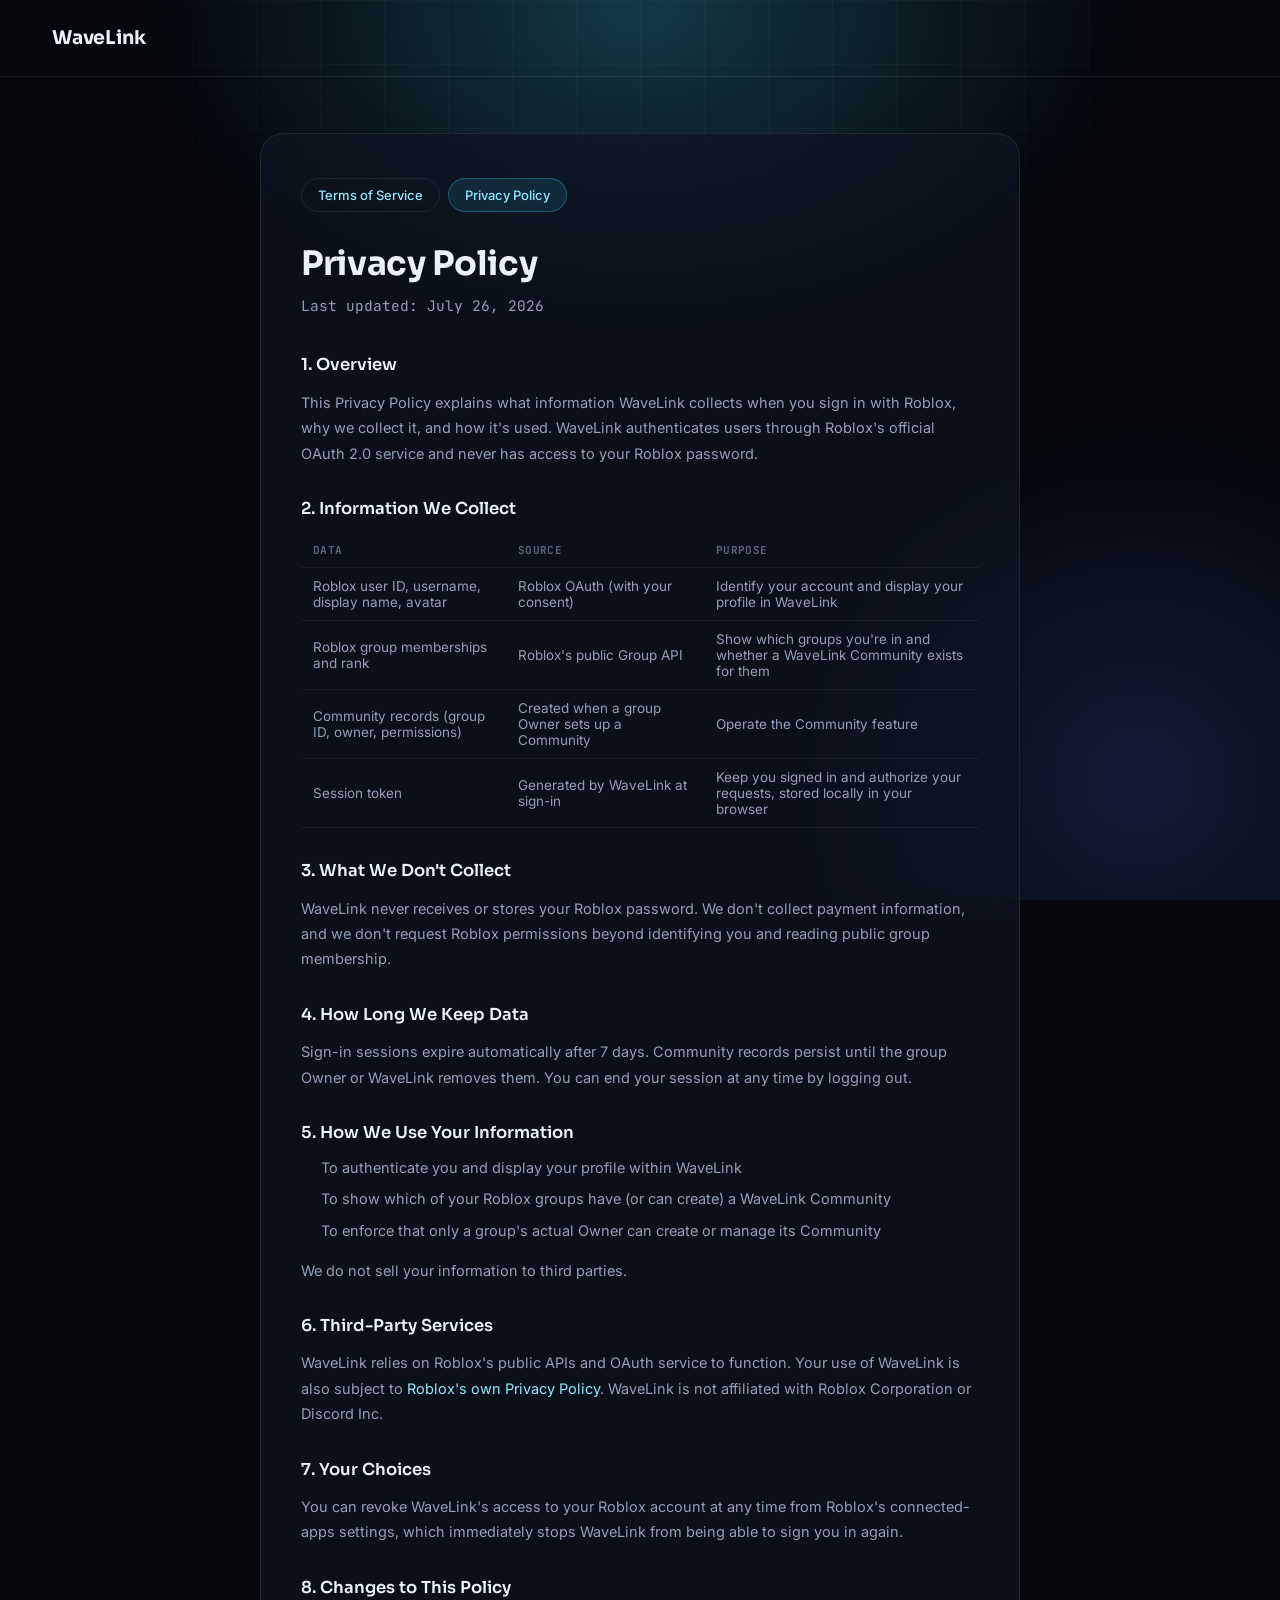
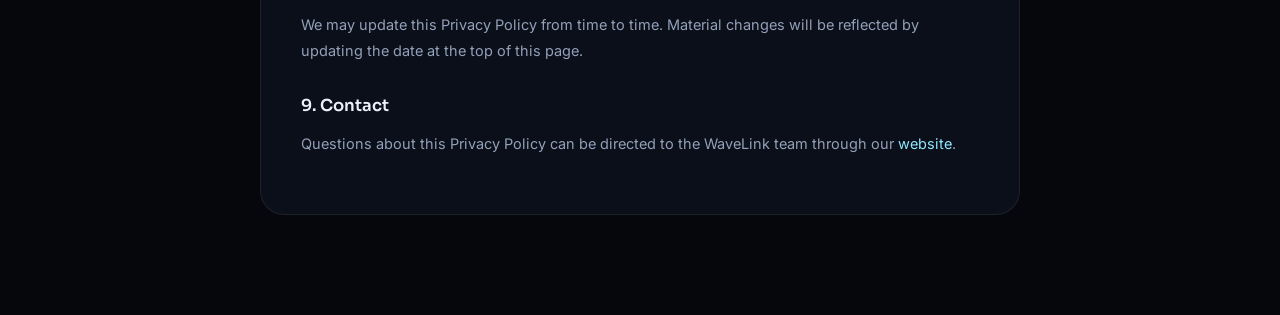
<file: privacy (1).html>
<!DOCTYPE html>
<html lang="en">
<head>
<meta charset="UTF-8" />
<meta name="viewport" content="width=device-width, initial-scale=1.0" />
<title>Privacy Policy — WaveLink</title>
<meta name="description" content="WaveLink's Privacy Policy." />

<link rel="preconnect" href="https://fonts.googleapis.com">
<link rel="preconnect" href="https://fonts.gstatic.com" crossorigin>
<link href="https://fonts.googleapis.com/css2?family=Sora:wght@400;500;600;700;800&family=Inter:wght@400;500;600;700&family=JetBrains+Mono:wght@400;500;600&display=swap" rel="stylesheet">
<link rel="stylesheet" href="style.css">

<style>
.legal-nav{
  position: relative;
  z-index: 1;
  padding: 26px 0;
  border-bottom: 1px solid var(--border);
}

.legal-main{
  position: relative;
  z-index: 1;
  padding: 56px 0 100px;
}

.legal-card{
  max-width: 760px;
  margin: 0 auto;
  background: var(--panel);
  border: 1px solid var(--border);
  border-radius: var(--radius-lg);
  backdrop-filter: blur(14px);
  padding: 44px 40px;
}

.legal-card h1{
  font-family: var(--font-display);
  font-size: clamp(1.6rem, 3vw, 2.1rem);
  font-weight: 700;
  letter-spacing: -0.01em;
  margin: 0 0 8px;
}

.legal-updated{
  font-family: var(--font-mono);
  font-size: 12.5px;
  color: var(--text-faint);
  margin: 0 0 36px;
}

.legal-card h2{
  font-family: var(--font-display);
  font-size: 16.5px;
  font-weight: 600;
  color: var(--text);
  margin: 32px 0 12px;
}
.legal-card h2:first-of-type{ margin-top: 0; }

.legal-card p, .legal-card li{
  font-size: 14.5px;
  line-height: 1.75;
  color: var(--text-dim);
}

.legal-card ul{ margin: 10px 0; padding-left: 20px; }
.legal-card li{ margin-bottom: 6px; }

.legal-card a{ color: var(--accent-soft); }

.legal-tabs{
  display: flex;
  gap: 8px;
  margin-bottom: 30px;
}
.legal-tab{
  padding: 8px 16px;
  border-radius: 100px;
  border: 1px solid var(--border);
  font-size: 13px;
  font-weight: 500;
  color: var(--text-dim);
}
.legal-tab.active{
  background: rgba(63,214,255,0.1);
  border-color: rgba(63,214,255,0.28);
  color: var(--accent-soft);
}
.legal-tab:hover:not(.active){ color: var(--text); border-color: rgba(255,255,255,0.18); }

.legal-table{
  width: 100%;
  border-collapse: collapse;
  margin: 14px 0 24px;
  font-size: 13.5px;
}
.legal-table th, .legal-table td{
  text-align: left;
  padding: 10px 12px;
  border-bottom: 1px solid var(--border-soft);
  color: var(--text-dim);
}
.legal-table th{
  font-family: var(--font-mono);
  font-size: 11px;
  text-transform: uppercase;
  letter-spacing: 0.04em;
  color: var(--text-faint);
}
</style>
</head>
<body>

<div class="bg-layer" aria-hidden="true">
  <div class="bg-grid"></div>
  <div class="bg-glow-primary"></div>
  <div class="bg-glow-secondary"></div>
</div>

<header class="legal-nav">
  <div class="container">
    <a href="index.html" class="brand">WaveLink</a>
  </div>
</header>

<main class="legal-main">
  <div class="container">
    <div class="legal-card">
      <div class="legal-tabs">
        <a href="terms.html" class="legal-tab" target="_blank" rel="noopener">Terms of Service</a>
        <a href="privacy.html" class="legal-tab active" target="_blank" rel="noopener">Privacy Policy</a>
      </div>

      <h1>Privacy Policy</h1>
      <p class="legal-updated">Last updated: July 26, 2026</p>

      <h2>1. Overview</h2>
      <p>This Privacy Policy explains what information WaveLink collects when you sign in with Roblox, why we collect it, and how it's used. WaveLink authenticates users through Roblox's official OAuth 2.0 service and never has access to your Roblox password.</p>

      <h2>2. Information We Collect</h2>
      <table class="legal-table">
        <tr><th>Data</th><th>Source</th><th>Purpose</th></tr>
        <tr><td>Roblox user ID, username, display name, avatar</td><td>Roblox OAuth (with your consent)</td><td>Identify your account and display your profile in WaveLink</td></tr>
        <tr><td>Roblox group memberships and rank</td><td>Roblox's public Group API</td><td>Show which groups you're in and whether a WaveLink Community exists for them</td></tr>
        <tr><td>Community records (group ID, owner, permissions)</td><td>Created when a group Owner sets up a Community</td><td>Operate the Community feature</td></tr>
        <tr><td>Session token</td><td>Generated by WaveLink at sign-in</td><td>Keep you signed in and authorize your requests, stored locally in your browser</td></tr>
      </table>

      <h2>3. What We Don't Collect</h2>
      <p>WaveLink never receives or stores your Roblox password. We don't collect payment information, and we don't request Roblox permissions beyond identifying you and reading public group membership.</p>

      <h2>4. How Long We Keep Data</h2>
      <p>Sign-in sessions expire automatically after 7 days. Community records persist until the group Owner or WaveLink removes them. You can end your session at any time by logging out.</p>

      <h2>5. How We Use Your Information</h2>
      <ul>
        <li>To authenticate you and display your profile within WaveLink</li>
        <li>To show which of your Roblox groups have (or can create) a WaveLink Community</li>
        <li>To enforce that only a group's actual Owner can create or manage its Community</li>
      </ul>
      <p>We do not sell your information to third parties.</p>

      <h2>6. Third-Party Services</h2>
      <p>WaveLink relies on Roblox's public APIs and OAuth service to function. Your use of WaveLink is also subject to <a href="https://en.help.roblox.com/hc/en-us/articles/115004647846" target="_blank" rel="noopener">Roblox's own Privacy Policy</a>. WaveLink is not affiliated with Roblox Corporation or Discord Inc.</p>

      <h2>7. Your Choices</h2>
      <p>You can revoke WaveLink's access to your Roblox account at any time from Roblox's connected-apps settings, which immediately stops WaveLink from being able to sign you in again.</p>

      <h2>8. Changes to This Policy</h2>
      <p>We may update this Privacy Policy from time to time. Material changes will be reflected by updating the date at the top of this page.</p>

      <h2>9. Contact</h2>
      <p>Questions about this Privacy Policy can be directed to the WaveLink team through our <a href="index.html">website</a>.</p>
    </div>
  </div>
</main>

<script src="main.js" defer></script>
</body>
</html>
</file>
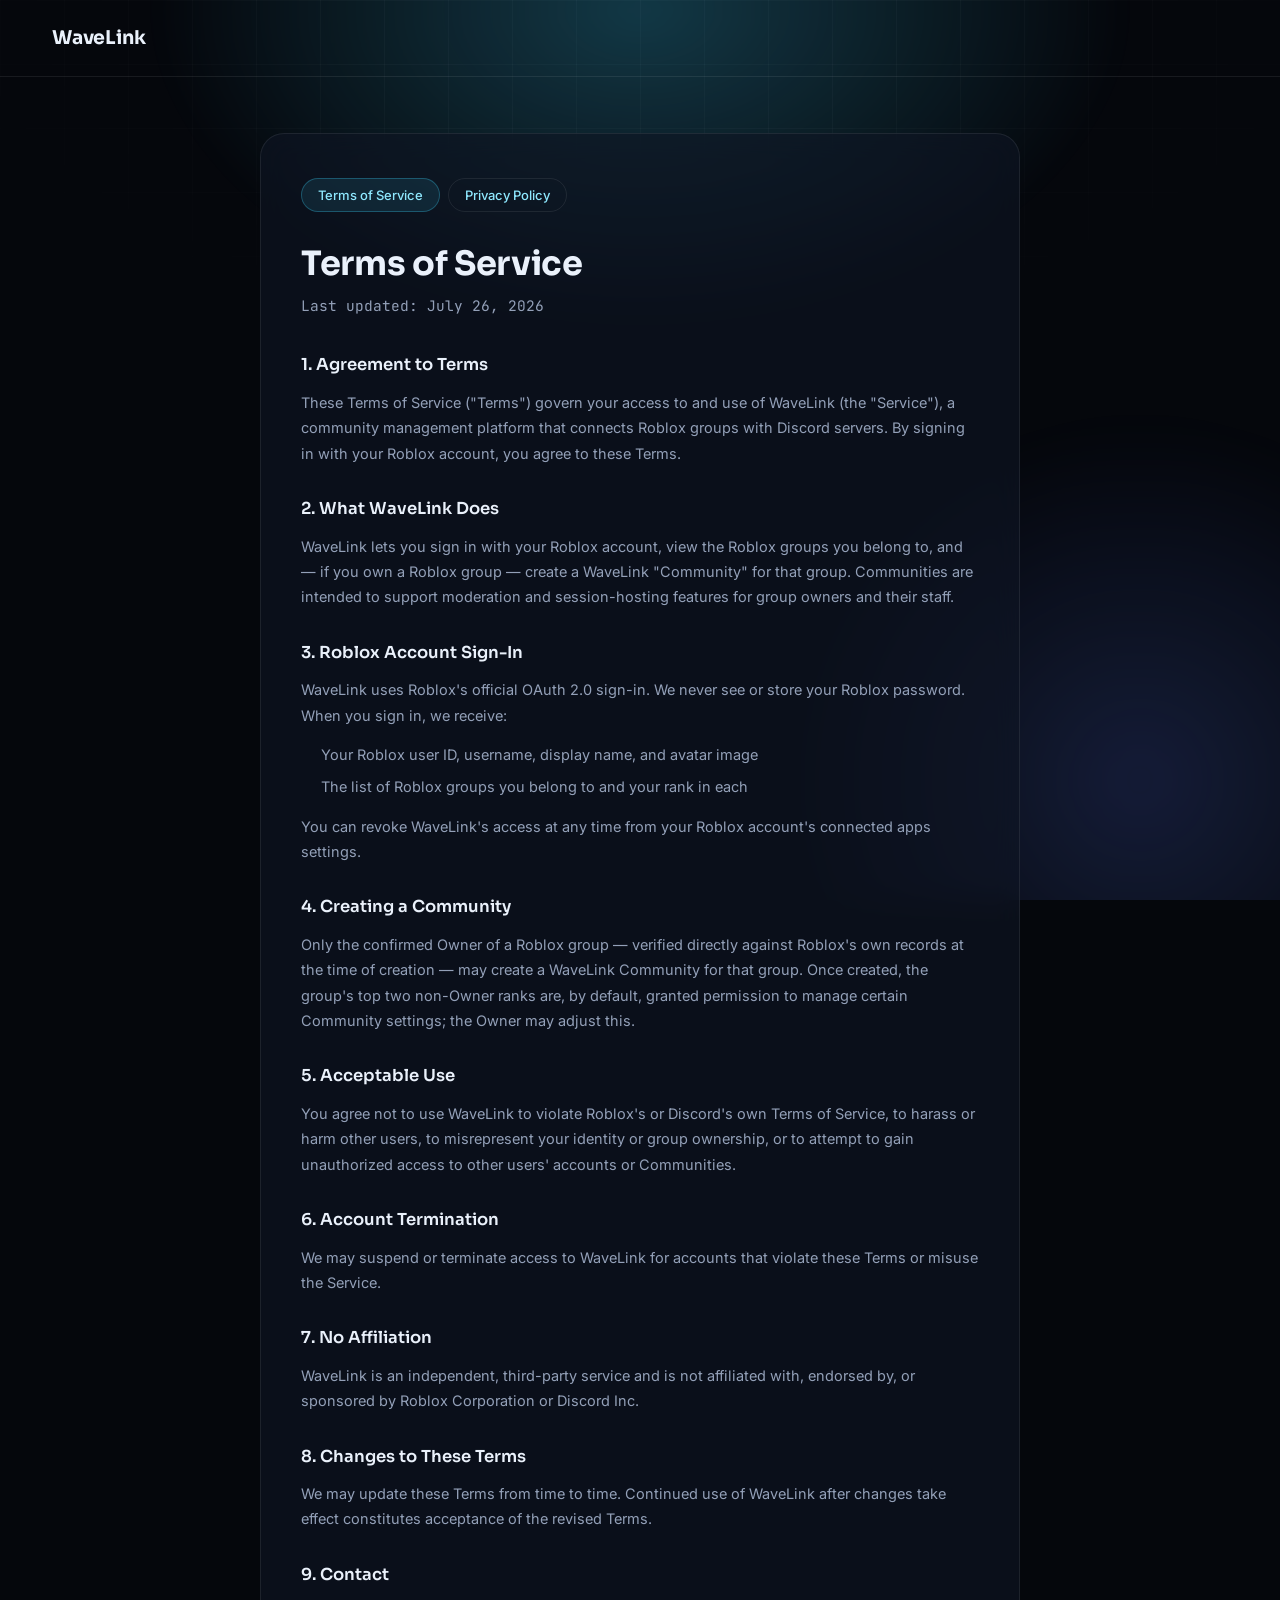
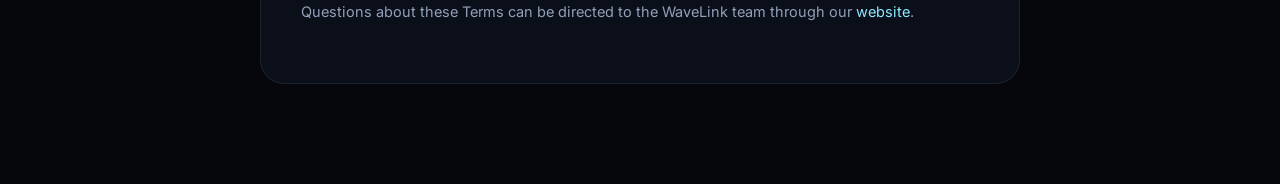
<file: terms (1).html>
<!DOCTYPE html>
<html lang="en">
<head>
<meta charset="UTF-8" />
<meta name="viewport" content="width=device-width, initial-scale=1.0" />
<title>Terms of Service — WaveLink</title>
<meta name="description" content="WaveLink's Terms of Service." />

<link rel="preconnect" href="https://fonts.googleapis.com">
<link rel="preconnect" href="https://fonts.gstatic.com" crossorigin>
<link href="https://fonts.googleapis.com/css2?family=Sora:wght@400;500;600;700;800&family=Inter:wght@400;500;600;700&family=JetBrains+Mono:wght@400;500;600&display=swap" rel="stylesheet">
<link rel="stylesheet" href="style.css">

<style>
.legal-nav{
  position: relative;
  z-index: 1;
  padding: 26px 0;
  border-bottom: 1px solid var(--border);
}

.legal-main{
  position: relative;
  z-index: 1;
  padding: 56px 0 100px;
}

.legal-card{
  max-width: 760px;
  margin: 0 auto;
  background: var(--panel);
  border: 1px solid var(--border);
  border-radius: var(--radius-lg);
  backdrop-filter: blur(14px);
  padding: 44px 40px;
}

.legal-card h1{
  font-family: var(--font-display);
  font-size: clamp(1.6rem, 3vw, 2.1rem);
  font-weight: 700;
  letter-spacing: -0.01em;
  margin: 0 0 8px;
}

.legal-updated{
  font-family: var(--font-mono);
  font-size: 12.5px;
  color: var(--text-faint);
  margin: 0 0 36px;
}

.legal-card h2{
  font-family: var(--font-display);
  font-size: 16.5px;
  font-weight: 600;
  color: var(--text);
  margin: 32px 0 12px;
}
.legal-card h2:first-of-type{ margin-top: 0; }

.legal-card p, .legal-card li{
  font-size: 14.5px;
  line-height: 1.75;
  color: var(--text-dim);
}

.legal-card ul{ margin: 10px 0; padding-left: 20px; }
.legal-card li{ margin-bottom: 6px; }

.legal-card a{ color: var(--accent-soft); }

.legal-tabs{
  display: flex;
  gap: 8px;
  margin-bottom: 30px;
}
.legal-tab{
  padding: 8px 16px;
  border-radius: 100px;
  border: 1px solid var(--border);
  font-size: 13px;
  font-weight: 500;
  color: var(--text-dim);
}
.legal-tab.active{
  background: rgba(63,214,255,0.1);
  border-color: rgba(63,214,255,0.28);
  color: var(--accent-soft);
}
.legal-tab:hover:not(.active){ color: var(--text); border-color: rgba(255,255,255,0.18); }
</style>
</head>
<body>

<div class="bg-layer" aria-hidden="true">
  <div class="bg-grid"></div>
  <div class="bg-glow-primary"></div>
  <div class="bg-glow-secondary"></div>
</div>

<header class="legal-nav">
  <div class="container">
    <a href="index.html" class="brand">WaveLink</a>
  </div>
</header>

<main class="legal-main">
  <div class="container">
    <div class="legal-card">
      <div class="legal-tabs">
        <a href="terms.html" class="legal-tab active" target="_blank" rel="noopener">Terms of Service</a>
        <a href="privacy.html" class="legal-tab" target="_blank" rel="noopener">Privacy Policy</a>
      </div>

      <h1>Terms of Service</h1>
      <p class="legal-updated">Last updated: July 26, 2026</p>

      <h2>1. Agreement to Terms</h2>
      <p>These Terms of Service ("Terms") govern your access to and use of WaveLink (the "Service"), a community management platform that connects Roblox groups with Discord servers. By signing in with your Roblox account, you agree to these Terms.</p>

      <h2>2. What WaveLink Does</h2>
      <p>WaveLink lets you sign in with your Roblox account, view the Roblox groups you belong to, and — if you own a Roblox group — create a WaveLink "Community" for that group. Communities are intended to support moderation and session-hosting features for group owners and their staff.</p>

      <h2>3. Roblox Account Sign-In</h2>
      <p>WaveLink uses Roblox's official OAuth 2.0 sign-in. We never see or store your Roblox password. When you sign in, we receive:</p>
      <ul>
        <li>Your Roblox user ID, username, display name, and avatar image</li>
        <li>The list of Roblox groups you belong to and your rank in each</li>
      </ul>
      <p>You can revoke WaveLink's access at any time from your Roblox account's connected apps settings.</p>

      <h2>4. Creating a Community</h2>
      <p>Only the confirmed Owner of a Roblox group — verified directly against Roblox's own records at the time of creation — may create a WaveLink Community for that group. Once created, the group's top two non-Owner ranks are, by default, granted permission to manage certain Community settings; the Owner may adjust this.</p>

      <h2>5. Acceptable Use</h2>
      <p>You agree not to use WaveLink to violate Roblox's or Discord's own Terms of Service, to harass or harm other users, to misrepresent your identity or group ownership, or to attempt to gain unauthorized access to other users' accounts or Communities.</p>

      <h2>6. Account Termination</h2>
      <p>We may suspend or terminate access to WaveLink for accounts that violate these Terms or misuse the Service.</p>

      <h2>7. No Affiliation</h2>
      <p>WaveLink is an independent, third-party service and is not affiliated with, endorsed by, or sponsored by Roblox Corporation or Discord Inc.</p>

      <h2>8. Changes to These Terms</h2>
      <p>We may update these Terms from time to time. Continued use of WaveLink after changes take effect constitutes acceptance of the revised Terms.</p>

      <h2>9. Contact</h2>
      <p>Questions about these Terms can be directed to the WaveLink team through our <a href="index.html">website</a>.</p>
    </div>
  </div>
</main>

<script src="main.js" defer></script>
</body>
</html>
</file>
<file: style.css>
/* ===========================================================
   WaveLink — Design Tokens
   =========================================================== */
:root{
  --bg:            #05070c;
  --bg-alt:        #080c15;
  --panel:         rgba(16, 22, 36, 0.62);
  --panel-solid:   #0c121f;
  --panel-raised:  #10182a;
  --border:        rgba(255, 255, 255, 0.08);
  --border-soft:   rgba(255, 255, 255, 0.05);
  --text:          #eaf1fb;
  --text-dim:      #93a0b8;
  --text-faint:    #5b6579;

  --accent:        #3fd6ff;
  --accent-soft:   #8fe9ff;
  --accent-2:      #5b7fff;
  --accent-glow:   rgba(63, 214, 255, 0.35);
  --success:       #34e0a1;
  --success-glow:  rgba(52, 224, 161, 0.28);
  --warn:          #ffb454;

  --font-display:  'Sora', 'Inter', sans-serif;
  --font-body:     'Inter', sans-serif;
  --font-mono:     'JetBrains Mono', monospace;

  --radius-sm:     10px;
  --radius-md:     16px;
  --radius-lg:     24px;
  --radius-xl:     32px;

  --ease: cubic-bezier(.16,.8,.24,1);
}

*, *::before, *::after{ box-sizing: border-box; }

html{ scroll-behavior: smooth; }

body{
  margin: 0;
  background: var(--bg);
  color: var(--text);
  font-family: var(--font-body);
  -webkit-font-smoothing: antialiased;
  overflow-x: hidden;
}

img, svg{ display:block; max-width: 100%; }

a{ color: inherit; text-decoration: none; }

ul{ list-style: none; margin: 0; padding: 0; }

::selection{ background: var(--accent-glow); color: #fff; }

@media (prefers-reduced-motion: reduce){
  *{ animation-duration: 0.001ms !important; animation-iteration-count: 1 !important; transition-duration: 0.001ms !important; scroll-behavior: auto !important; }
}

:focus-visible{
  outline: 2px solid var(--accent);
  outline-offset: 3px;
  border-radius: 4px;
}

.container{
  width: 100%;
  max-width: 1240px;
  margin: 0 auto;
  padding: 0 32px;
}

/* ===========================================================
   Global background system — waveform glow + particles + grid
   =========================================================== */
.bg-layer{
  position: fixed;
  inset: 0;
  z-index: 0;
  pointer-events: none;
  overflow: hidden;
}

.bg-grid{
  position: absolute;
  inset: 0;
  background-image:
    linear-gradient(to right, rgba(255,255,255,0.028) 1px, transparent 1px),
    linear-gradient(to bottom, rgba(255,255,255,0.028) 1px, transparent 1px);
  background-size: 64px 64px;
  mask-image: radial-gradient(ellipse 80% 55% at 50% 0%, black 30%, transparent 75%);
  -webkit-mask-image: radial-gradient(ellipse 80% 55% at 50% 0%, black 30%, transparent 75%);
}

.bg-glow-primary{
  position: absolute;
  top: -260px;
  left: 50%;
  width: 1400px;
  height: 900px;
  transform: translateX(-50%);
  background: radial-gradient(ellipse 50% 50% at 50% 30%, rgba(63,214,255,0.24), transparent 70%);
  filter: blur(10px);
}

.bg-glow-secondary{
  position: absolute;
  top: 420px;
  right: -220px;
  width: 720px;
  height: 720px;
  background: radial-gradient(circle, rgba(91,127,255,0.18), transparent 70%);
  filter: blur(20px);
}

.bg-wave-svg{
  position: absolute;
  top: 40px;
  left: 50%;
  width: 1800px;
  max-width: none;
  transform: translateX(-50%);
  opacity: 0.55;
}

.bg-wave-svg path{
  animation: wave-drift 16s ease-in-out infinite;
}
.bg-wave-svg .w2{ animation-duration: 21s; animation-delay: -4s; }
.bg-wave-svg .w3{ animation-duration: 27s; animation-delay: -9s; }

@keyframes wave-drift{
  0%, 100%{ transform: translateY(0) scaleY(1); }
  50%{ transform: translateY(-14px) scaleY(1.06); }
}

.particle{
  position: absolute;
  border-radius: 50%;
  background: var(--accent-soft);
  opacity: 0.5;
  box-shadow: 0 0 8px 1px var(--accent-glow);
  animation: particle-float linear infinite;
}

@keyframes particle-float{
  0%{ transform: translateY(0) translateX(0); opacity: 0; }
  10%{ opacity: 0.55; }
  90%{ opacity: 0.35; }
  100%{ transform: translateY(-620px) translateX(var(--drift, 40px)); opacity: 0; }
}

/* ===========================================================
   Navbar
   =========================================================== */
.navbar{
  position: fixed;
  top: 0; left: 0; right: 0;
  z-index: 100;
  padding: 22px 0;
  transition: padding 0.35s var(--ease), background 0.35s var(--ease), border-color 0.35s var(--ease);
  border-bottom: 1px solid transparent;
}

.navbar.scrolled{
  padding: 14px 0;
  background: rgba(5, 7, 12, 0.72);
  backdrop-filter: blur(16px) saturate(140%);
  -webkit-backdrop-filter: blur(16px) saturate(140%);
  border-bottom: 1px solid var(--border);
}

.nav-inner{
  display: flex;
  align-items: center;
  justify-content: space-between;
  gap: 24px;
}

.brand{
  display: flex;
  align-items: center;
  gap: 10px;
  font-family: var(--font-display);
  font-weight: 700;
  font-size: 19px;
  letter-spacing: -0.01em;
  color: var(--text);
}

.nav-links{
  display: flex;
  align-items: center;
  gap: 4px;
}

.nav-links a{
  position: relative;
  padding: 8px 14px;
  font-size: 14.5px;
  font-weight: 500;
  color: var(--text-dim);
  border-radius: 8px;
  transition: color 0.2s var(--ease), background 0.2s var(--ease);
}

.nav-links a:hover{
  color: var(--text);
  background: rgba(255,255,255,0.04);
}

.nav-right{
  display: flex;
  align-items: center;
  gap: 12px;
}

.btn{
  display: inline-flex;
  align-items: center;
  justify-content: center;
  gap: 8px;
  font-family: var(--font-body);
  font-weight: 600;
  font-size: 14.5px;
  padding: 11px 20px;
  border-radius: 10px;
  border: 1px solid transparent;
  cursor: pointer;
  transition: transform 0.2s var(--ease), box-shadow 0.25s var(--ease), background 0.25s var(--ease), border-color 0.25s var(--ease);
  white-space: nowrap;
}

.btn:active{ transform: translateY(1px) scale(0.99); }

.btn-ghost{
  background: rgba(255,255,255,0.02);
  border-color: var(--border);
  color: var(--text);
}
.btn-ghost:hover{
  background: rgba(255,255,255,0.06);
  border-color: rgba(255,255,255,0.16);
}

.btn-primary{
  background: linear-gradient(135deg, var(--accent), var(--accent-2));
  color: #04121a;
  box-shadow: 0 8px 24px -8px var(--accent-glow), 0 0 0 1px rgba(255,255,255,0.08) inset;
}
.btn-primary:hover{
  box-shadow: 0 10px 30px -6px rgba(63,214,255,0.55), 0 0 0 1px rgba(255,255,255,0.12) inset;
  transform: translateY(-1px);
}

.btn-lg{ padding: 15px 26px; font-size: 15.5px; border-radius: 12px; }

.btn-icon{ width: 16px; height: 16px; }

.nav-toggle{
  display: none;
  width: 38px; height: 38px;
  border-radius: 9px;
  border: 1px solid var(--border);
  background: rgba(255,255,255,0.02);
  align-items: center;
  justify-content: center;
  cursor: pointer;
}
.nav-toggle span, .nav-toggle::before, .nav-toggle::after{
  content: '';
  display: block;
  width: 16px; height: 1.5px;
  background: var(--text);
  position: relative;
  transition: transform 0.25s var(--ease), opacity 0.25s var(--ease);
}
.nav-toggle::before{ position: absolute; transform: translateY(-5px); }
.nav-toggle::after{ position: absolute; transform: translateY(5px); }
.nav-toggle.open span{ opacity: 0; }
.nav-toggle.open::before{ transform: rotate(45deg); }
.nav-toggle.open::after{ transform: rotate(-45deg); }

/* ===========================================================
   Hero
   =========================================================== */
.hero{
  position: relative;
  z-index: 1;
  padding: 168px 0 120px;
}

.hero-grid{
  display: grid;
  grid-template-columns: minmax(0, 1fr) minmax(0, 1fr);
  gap: 48px;
  align-items: center;
}

.eyebrow{
  display: inline-flex;
  align-items: center;
  gap: 8px;
  padding: 7px 14px 7px 8px;
  border-radius: 100px;
  border: 1px solid var(--border);
  background: var(--panel);
  backdrop-filter: blur(10px);
  font-family: var(--font-mono);
  font-size: 12.5px;
  font-weight: 500;
  color: var(--accent-soft);
  letter-spacing: 0.01em;
  margin-bottom: 26px;
}

.eyebrow .dot-pulse{
  width: 7px; height: 7px;
  border-radius: 50%;
  background: var(--success);
  box-shadow: 0 0 0 0 var(--success-glow);
  animation: pulse-ring 2s infinite;
}

@keyframes pulse-ring{
  0%{ box-shadow: 0 0 0 0 rgba(52,224,161,0.55); }
  70%{ box-shadow: 0 0 0 7px rgba(52,224,161,0); }
  100%{ box-shadow: 0 0 0 0 rgba(52,224,161,0); }
}

.hero h1{
  font-family: var(--font-display);
  font-size: clamp(2.4rem, 4.2vw, 3.6rem);
  line-height: 1.08;
  font-weight: 700;
  letter-spacing: -0.02em;
  margin: 0 0 22px;
}

.hero h1 .grad{
  background: linear-gradient(100deg, var(--accent-soft), var(--accent) 40%, var(--accent-2));
  -webkit-background-clip: text;
  background-clip: text;
  color: transparent;
}

.hero p.lead{
  font-size: 17.5px;
  line-height: 1.65;
  color: var(--text-dim);
  max-width: 460px;
  margin: 0 0 36px;
}

.hero-actions{
  display: flex;
  align-items: center;
  gap: 14px;
  margin-bottom: 46px;
}

.hero-meta{
  display: flex;
  align-items: center;
  gap: 22px;
  flex-wrap: wrap;
}

.hero-meta-item{
  display: flex;
  align-items: center;
  gap: 9px;
  font-size: 13.5px;
  color: var(--text-faint);
}

.hero-meta-item svg{ width: 15px; height: 15px; color: var(--success); flex-shrink: 0; }

/* ---- Dashboard mockup ---- */
.mock-wrap{
  position: relative;
  perspective: 1400px;
}

.mock-glow{
  position: absolute;
  inset: -60px;
  background: radial-gradient(circle at 60% 40%, rgba(63,214,255,0.22), transparent 65%);
  filter: blur(10px);
  z-index: -1;
}

.dashboard{
  position: relative;
  background: linear-gradient(180deg, rgba(20,27,42,0.85), rgba(11,15,24,0.85));
  border: 1px solid var(--border);
  border-radius: var(--radius-lg);
  backdrop-filter: blur(18px);
  -webkit-backdrop-filter: blur(18px);
  box-shadow:
    0 40px 80px -30px rgba(0,0,0,0.65),
    0 0 0 1px rgba(255,255,255,0.03) inset;
  padding: 20px;
  transform: rotateY(-7deg) rotateX(3deg);
  transition: transform 0.6s var(--ease);
  animation: dash-float 7s ease-in-out infinite;
}

@keyframes dash-float{
  0%, 100%{ transform: rotateY(-7deg) rotateX(3deg) translateY(0); }
  50%{ transform: rotateY(-7deg) rotateX(3deg) translateY(-10px); }
}

@media (hover: hover){
  .mock-wrap:hover .dashboard{ transform: rotateY(-2deg) rotateX(1deg); }
}

.dash-titlebar{
  display: flex;
  align-items: center;
  justify-content: space-between;
  padding: 2px 4px 16px;
  border-bottom: 1px solid var(--border-soft);
  margin-bottom: 16px;
}

.dash-titlebar-left{ display: flex; align-items: center; gap: 10px; }

.dash-dots{ display: flex; gap: 6px; }
.dash-dots span{ width: 8px; height: 8px; border-radius: 50%; background: rgba(255,255,255,0.14); }

.dash-title{
  font-family: var(--font-mono);
  font-size: 12.5px;
  color: var(--text-faint);
  letter-spacing: 0.02em;
}

.dash-live{
  display: flex;
  align-items: center;
  gap: 6px;
  font-family: var(--font-mono);
  font-size: 11.5px;
  color: var(--success);
  padding: 4px 9px;
  border-radius: 100px;
  background: rgba(52,224,161,0.1);
  border: 1px solid rgba(52,224,161,0.2);
}
.dash-live .dot-pulse{ width: 6px; height: 6px; border-radius: 50%; background: var(--success); animation: pulse-ring 2s infinite; }

.stat-row{
  display: grid;
  grid-template-columns: repeat(3, 1fr);
  gap: 10px;
  margin-bottom: 14px;
}

.stat-box{
  background: rgba(255,255,255,0.025);
  border: 1px solid var(--border-soft);
  border-radius: var(--radius-sm);
  padding: 12px 13px;
}

.stat-label{
  font-family: var(--font-mono);
  font-size: 10.5px;
  color: var(--text-faint);
  text-transform: uppercase;
  letter-spacing: 0.06em;
  margin-bottom: 6px;
}

.stat-value{
  font-family: var(--font-display);
  font-size: 19px;
  font-weight: 700;
  color: var(--text);
  display: flex;
  align-items: baseline;
  gap: 6px;
}

.stat-value .delta{
  font-family: var(--font-mono);
  font-size: 11px;
  font-weight: 500;
  color: var(--success);
}

.panel-block{
  background: rgba(255,255,255,0.022);
  border: 1px solid var(--border-soft);
  border-radius: var(--radius-md);
  padding: 15px;
  margin-bottom: 10px;
}

.panel-block-head{
  display: flex;
  align-items: center;
  justify-content: space-between;
  margin-bottom: 13px;
}

.panel-block-head h4{
  margin: 0;
  font-family: var(--font-body);
  font-size: 13px;
  font-weight: 600;
  color: var(--text);
  display: flex;
  align-items: center;
  gap: 8px;
}

.panel-block-head h4 svg{ width: 15px; height: 15px; color: var(--accent-soft); }

.badge{
  font-family: var(--font-mono);
  font-size: 10.5px;
  font-weight: 500;
  padding: 3px 8px;
  border-radius: 100px;
  letter-spacing: 0.02em;
}
.badge-success{ background: rgba(52,224,161,0.12); color: var(--success); border: 1px solid rgba(52,224,161,0.22); }
.badge-accent{ background: rgba(63,214,255,0.12); color: var(--accent-soft); border: 1px solid rgba(63,214,255,0.22); }

.verify-row{
  display: flex;
  align-items: center;
  justify-content: space-between;
  gap: 10px;
}

.verify-user{ display: flex; align-items: center; gap: 10px; }

.avatar{
  width: 32px; height: 32px;
  border-radius: 8px;
  background: linear-gradient(155deg, #2c3550, #171d2c);
  border: 1px solid var(--border);
  display: grid;
  place-items: center;
  flex-shrink: 0;
}
.avatar svg{ width: 16px; height: 16px; color: var(--accent-soft); }

.verify-user-info .name{ font-size: 13px; font-weight: 600; color: var(--text); line-height: 1.3; }
.verify-user-info .sub{ font-family: var(--font-mono); font-size: 11px; color: var(--text-faint); line-height: 1.3; }

.code-chip{
  font-family: var(--font-mono);
  font-size: 12px;
  color: var(--accent-soft);
  background: rgba(63,214,255,0.08);
  border: 1px solid rgba(63,214,255,0.2);
  border-radius: 6px;
  padding: 5px 9px;
  letter-spacing: 0.03em;
}

/* role sync row with waveform link (signature motif, mini) */
.sync-row{
  display: flex;
  align-items: center;
  gap: 10px;
}

.sync-chip{
  display: flex;
  align-items: center;
  gap: 8px;
  padding: 7px 11px;
  border-radius: 100px;
  background: rgba(255,255,255,0.03);
  border: 1px solid var(--border-soft);
  font-size: 12px;
  font-weight: 500;
  color: var(--text);
  white-space: nowrap;
}
.sync-chip .swatch{ width: 8px; height: 8px; border-radius: 3px; }

.sync-wave{
  flex: 1;
  height: 20px;
}
.sync-wave path{
  animation: wave-drift 4.5s ease-in-out infinite;
}

.discord-row{
  display: flex;
  align-items: center;
  justify-content: space-between;
}

.discord-server{ display: flex; align-items: center; gap: 10px; }

.server-icon{
  width: 32px; height: 32px;
  border-radius: 9px;
  background: linear-gradient(155deg, var(--accent-2), #2a3560);
  display: grid;
  place-items: center;
  border: 1px solid var(--border);
}
.server-icon svg{ width: 16px; height: 16px; color: #fff; }

.server-info .name{ font-size: 13px; font-weight: 600; color: var(--text); }
.server-info .sub{ font-size: 11px; color: var(--text-faint); }

/* ===========================================================
   Section headers
   =========================================================== */
.section{
  position: relative;
  z-index: 1;
  padding: 110px 0;
}

.section-head{
  max-width: 620px;
  margin: 0 0 56px;
}

.section-tag{
  display: inline-block;
  font-family: var(--font-mono);
  font-size: 12.5px;
  font-weight: 500;
  color: var(--accent-soft);
  letter-spacing: 0.04em;
  text-transform: uppercase;
  margin-bottom: 14px;
}

.section-head h2{
  font-family: var(--font-display);
  font-size: clamp(1.8rem, 3vw, 2.5rem);
  font-weight: 700;
  letter-spacing: -0.015em;
  line-height: 1.2;
  margin: 0 0 14px;
}

.section-head p{
  font-size: 16px;
  color: var(--text-dim);
  line-height: 1.65;
  margin: 0;
}

/* ===========================================================
   Features
   =========================================================== */
.features-grid{
  display: grid;
  grid-template-columns: repeat(4, 1fr);
  gap: 20px;
}

.feature-card{
  position: relative;
  background: var(--panel);
  border: 1px solid var(--border);
  border-radius: var(--radius-lg);
  padding: 26px 22px 28px;
  backdrop-filter: blur(14px);
  -webkit-backdrop-filter: blur(14px);
  overflow: hidden;
  transition: transform 0.35s var(--ease), border-color 0.35s var(--ease), box-shadow 0.35s var(--ease);
}

.feature-card::before{
  content: '';
  position: absolute;
  inset: 0;
  background: radial-gradient(220px circle at var(--mx, 50%) var(--my, 0%), rgba(63,214,255,0.14), transparent 65%);
  opacity: 0;
  transition: opacity 0.35s var(--ease);
  pointer-events: none;
}

.feature-card:hover{
  transform: translateY(-6px);
  border-color: rgba(63,214,255,0.28);
  box-shadow: 0 24px 48px -20px rgba(0,0,0,0.55), 0 0 0 1px rgba(63,214,255,0.08) inset;
}
.feature-card:hover::before{ opacity: 1; }

.feature-icon{
  width: 44px; height: 44px;
  border-radius: 12px;
  display: grid;
  place-items: center;
  background: linear-gradient(155deg, rgba(63,214,255,0.16), rgba(91,127,255,0.08));
  border: 1px solid rgba(63,214,255,0.22);
  margin-bottom: 20px;
  position: relative;
  z-index: 1;
}
.feature-icon svg{ width: 22px; height: 22px; color: var(--accent-soft); }

.feature-card h3{
  font-family: var(--font-display);
  font-size: 17px;
  font-weight: 600;
  margin: 0 0 10px;
  position: relative;
  z-index: 1;
}

.feature-card p{
  font-size: 14px;
  line-height: 1.6;
  color: var(--text-dim);
  margin: 0 0 18px;
  position: relative;
  z-index: 1;
}

.feature-tag-row{
  display: flex;
  flex-wrap: wrap;
  gap: 6px;
  position: relative;
  z-index: 1;
}

.feature-tag{
  font-family: var(--font-mono);
  font-size: 10.5px;
  color: var(--text-faint);
  border: 1px solid var(--border-soft);
  padding: 4px 8px;
  border-radius: 6px;
  background: rgba(255,255,255,0.02);
}

/* ===========================================================
   Roadmap (supports nav link)
   =========================================================== */
.roadmap-track{
  display: grid;
  grid-template-columns: repeat(4, 1fr);
  gap: 20px;
}

.roadmap-item{
  border: 1px solid var(--border);
  border-radius: var(--radius-md);
  padding: 20px;
  background: var(--panel);
  backdrop-filter: blur(14px);
  position: relative;
}

.roadmap-item::after{
  content: '';
  position: absolute;
  top: 21px; right: -20px;
  width: 20px; height: 1px;
  background: linear-gradient(90deg, var(--border), transparent);
  display: block;
}
.roadmap-item:last-child::after{ display: none; }

.roadmap-status{
  font-family: var(--font-mono);
  font-size: 10.5px;
  letter-spacing: 0.04em;
  text-transform: uppercase;
  padding: 3px 9px;
  border-radius: 100px;
  display: inline-block;
  margin-bottom: 14px;
}
.status-live{ color: var(--success); background: rgba(52,224,161,0.1); border: 1px solid rgba(52,224,161,0.2); }
.status-progress{ color: var(--accent-soft); background: rgba(63,214,255,0.1); border: 1px solid rgba(63,214,255,0.2); }
.status-next{ color: var(--warn); background: rgba(255,180,84,0.1); border: 1px solid rgba(255,180,84,0.2); }
.status-later{ color: var(--text-faint); background: rgba(255,255,255,0.03); border: 1px solid var(--border-soft); }

.roadmap-item h4{
  font-family: var(--font-display);
  font-size: 15px;
  margin: 0 0 8px;
  font-weight: 600;
}
.roadmap-item p{
  font-size: 13px;
  color: var(--text-dim);
  line-height: 1.55;
  margin: 0;
}

/* ===========================================================
   CTA band
   =========================================================== */
.cta-band{
  position: relative;
  z-index: 1;
  margin: 0 32px 110px;
  max-width: 1176px;
  margin-inline: auto;
  border-radius: var(--radius-xl);
  border: 1px solid var(--border);
  background:
    radial-gradient(circle at 20% 20%, rgba(63,214,255,0.14), transparent 55%),
    radial-gradient(circle at 80% 80%, rgba(91,127,255,0.12), transparent 55%),
    linear-gradient(180deg, rgba(18,24,38,0.7), rgba(9,12,20,0.7));
  backdrop-filter: blur(16px);
  padding: 64px 56px;
  text-align: center;
  overflow: hidden;
}

.cta-band h2{
  font-family: var(--font-display);
  font-size: clamp(1.7rem, 3vw, 2.3rem);
  font-weight: 700;
  letter-spacing: -0.015em;
  margin: 0 0 14px;
}

.cta-band p{
  font-size: 16px;
  color: var(--text-dim);
  max-width: 480px;
  margin: 0 auto 32px;
}

.cta-actions{
  display: flex;
  align-items: center;
  justify-content: center;
  gap: 14px;
}

/* ===========================================================
   Footer
   =========================================================== */
.site-footer{
  position: relative;
  z-index: 1;
  border-top: 1px solid var(--border);
  padding: 64px 0 32px;
  background: linear-gradient(180deg, transparent, rgba(63,214,255,0.03));
}

.footer-top{
  display: grid;
  grid-template-columns: 1.4fr repeat(3, 1fr);
  gap: 40px;
  margin-bottom: 56px;
}

.footer-brand p{
  font-size: 13.5px;
  color: var(--text-faint);
  line-height: 1.65;
  max-width: 280px;
  margin: 16px 0 22px;
}

.footer-socials{
  display: flex;
  gap: 10px;
}

.footer-social-btn{
  width: 34px; height: 34px;
  border-radius: 9px;
  border: 1px solid var(--border);
  background: rgba(255,255,255,0.02);
  display: grid;
  place-items: center;
  transition: border-color 0.2s var(--ease), background 0.2s var(--ease), transform 0.2s var(--ease);
}
.footer-social-btn:hover{ border-color: rgba(63,214,255,0.35); background: rgba(63,214,255,0.08); transform: translateY(-2px); }
.footer-social-btn svg{ width: 15px; height: 15px; color: var(--text-dim); }

.footer-col h5{
  font-family: var(--font-mono);
  font-size: 11.5px;
  letter-spacing: 0.06em;
  text-transform: uppercase;
  color: var(--text-faint);
  margin: 0 0 18px;
  font-weight: 500;
}

.footer-col ul{ display: flex; flex-direction: column; gap: 12px; }

.footer-col a{
  font-size: 14px;
  color: var(--text-dim);
  transition: color 0.2s var(--ease);
}
.footer-col a:hover{ color: var(--accent-soft); }

.footer-bottom{
  display: flex;
  align-items: center;
  justify-content: space-between;
  padding-top: 28px;
  border-top: 1px solid var(--border-soft);
  flex-wrap: wrap;
  gap: 16px;
}

.footer-bottom p{
  font-size: 13px;
  color: var(--text-faint);
  margin: 0;
}

.footer-bottom-links{
  display: flex;
  gap: 20px;
}
.footer-bottom-links a{
  font-size: 13px;
  color: var(--text-faint);
  transition: color 0.2s var(--ease);
}
.footer-bottom-links a:hover{ color: var(--text-dim); }

.footer-status{
  display: flex;
  align-items: center;
  gap: 7px;
  font-family: var(--font-mono);
  font-size: 12px;
  color: var(--success);
}
.footer-status .dot-pulse{ width: 6px; height: 6px; border-radius: 50%; background: var(--success); animation: pulse-ring 2s infinite; }

/* ===========================================================
   Reveal-on-scroll utility
   =========================================================== */
.reveal{
  opacity: 0;
  transform: translateY(24px);
  transition: opacity 0.7s var(--ease), transform 0.7s var(--ease);
}
.reveal.in{
  opacity: 1;
  transform: translateY(0);
}

/* ===========================================================
   Responsive
   =========================================================== */
@media (max-width: 980px){
  .hero-grid{ grid-template-columns: 1fr; }
  .mock-wrap{ order: -1; max-width: 460px; margin: 0 auto 8px; }
  .dashboard{ transform: none; animation: none; }
  .hero{ padding: 140px 0 80px; }
  .hero p.lead{ max-width: none; }
  .features-grid{ grid-template-columns: repeat(2, 1fr); }
  .roadmap-track{ grid-template-columns: repeat(2, 1fr); }
  .roadmap-item::after{ display: none; }
  .footer-top{ grid-template-columns: 1fr 1fr; row-gap: 36px; }
}

@media (max-width: 720px){
  .container{ padding: 0 20px; }
  .nav-links{
    position: fixed;
    top: 66px; left: 20px; right: 20px;
    flex-direction: column;
    align-items: stretch;
    background: rgba(9,12,20,0.96);
    border: 1px solid var(--border);
    border-radius: var(--radius-md);
    padding: 10px;
    backdrop-filter: blur(20px);
    gap: 2px;
    transform: translateY(-12px);
    opacity: 0;
    pointer-events: none;
    transition: transform 0.25s var(--ease), opacity 0.25s var(--ease);
  }
  .nav-links.open{ transform: translateY(0); opacity: 1; pointer-events: auto; }
  .nav-links a{ padding: 12px 14px; }
  .nav-toggle{ display: flex; }
  .nav-right .btn-ghost{ display: none; }
  .cta-band{ margin-left: 20px; margin-right: 20px; padding: 44px 26px; }
  .cta-actions{ flex-direction: column; }
  .cta-actions .btn{ width: 100%; }
  .hero-actions{ flex-direction: column; align-items: stretch; }
  .stat-row{ grid-template-columns: 1fr 1fr; }
  .stat-row .stat-box:last-child{ grid-column: span 2; }
  .features-grid{ grid-template-columns: 1fr; }
  .roadmap-track{ grid-template-columns: 1fr; }
  .footer-top{ grid-template-columns: 1fr; }
  .footer-bottom{ flex-direction: column; align-items: flex-start; }
  .section{ padding: 76px 0; }
  .hero{ padding: 128px 0 64px; }
}
</file>
<file: app-shell.css>
/* ---- Shared: logged-in app shell (sidebar + topbar) ---- */
body{ overflow-x: hidden; }

.app-shell{
  position: relative;
  z-index: 1;
  display: grid;
  grid-template-columns: 240px 1fr;
  min-height: 100vh;
}

.app-sidebar{
  border-right: 1px solid var(--border);
  background: rgba(8, 11, 18, 0.5);
  backdrop-filter: blur(10px);
  padding: 22px 16px;
  display: flex;
  flex-direction: column;
}

.sidebar-brand{
  display: flex;
  align-items: center;
  gap: 10px;
  font-family: var(--font-display);
  font-weight: 700;
  font-size: 17px;
  padding: 4px 8px 26px;
}

.sidebar-nav{ display: flex; flex-direction: column; gap: 2px; }

.sidebar-link{
  display: flex;
  align-items: center;
  gap: 11px;
  padding: 10px 12px;
  border-radius: 10px;
  font-size: 14px;
  font-weight: 500;
  color: var(--text-dim);
  transition: background 0.2s var(--ease), color 0.2s var(--ease);
}
.sidebar-link svg{ width: 17px; height: 17px; flex-shrink: 0; }
.sidebar-link:hover{ background: rgba(255,255,255,0.04); color: var(--text); }
.sidebar-link.active{
  background: linear-gradient(135deg, rgba(63,214,255,0.14), rgba(91,127,255,0.08));
  color: var(--accent-soft);
  border: 1px solid rgba(63,214,255,0.18);
}

.sidebar-foot{ margin-top: auto; padding-top: 16px; border-top: 1px solid var(--border-soft); }

.sidebar-user{ display: flex; align-items: center; gap: 10px; padding: 8px; border-radius: 10px; }
.sidebar-user .avatar{ width: 34px; height: 34px; }
.sidebar-user-info{ flex: 1; min-width: 0; }
.sidebar-user-info .name{ font-size: 13px; font-weight: 600; color: var(--text); white-space: nowrap; overflow: hidden; text-overflow: ellipsis; }
.sidebar-user-info .sub{ font-family: var(--font-mono); font-size: 10.5px; color: var(--success); }

.logout-btn{
  width: 100%;
  margin-top: 10px;
  display: flex;
  align-items: center;
  justify-content: center;
  gap: 8px;
  padding: 9px 12px;
  border-radius: 9px;
  border: 1px solid var(--border);
  background: rgba(255,255,255,0.02);
  color: var(--text-dim);
  font-family: var(--font-body);
  font-size: 13px;
  font-weight: 500;
  cursor: pointer;
  transition: border-color 0.2s var(--ease), color 0.2s var(--ease);
}
.logout-btn:hover{ border-color: rgba(255,90,90,0.3); color: #ff8a8a; }
.logout-btn svg{ width: 14px; height: 14px; }

.app-main{ padding: 30px 36px 60px; min-width: 0; }

.app-topbar{
  display: flex;
  align-items: center;
  justify-content: space-between;
  margin-bottom: 30px;
  gap: 16px;
  flex-wrap: wrap;
}
.app-topbar h1{
  font-family: var(--font-display);
  font-size: 24px;
  font-weight: 700;
  letter-spacing: -0.01em;
  margin: 0 0 4px;
}
.app-topbar .welcome-sub{ font-size: 14px; color: var(--text-dim); margin: 0; }

.topbar-status{
  display: flex;
  align-items: center;
  gap: 8px;
  font-family: var(--font-mono);
  font-size: 12px;
  color: var(--success);
  padding: 7px 13px;
  border-radius: 100px;
  background: rgba(52,224,161,0.1);
  border: 1px solid rgba(52,224,161,0.2);
}
.topbar-status .dot-pulse{ width: 6px; height: 6px; border-radius: 50%; background: var(--success); animation: pulse-ring 2s infinite; }

.mobile-topbar{ display: none; }

@media (max-width: 900px){
  .app-shell{ grid-template-columns: 1fr; }
  .app-sidebar{
    position: fixed; inset: 0 auto 0 0; width: 240px; z-index: 150;
    transform: translateX(-100%);
    transition: transform 0.3s var(--ease);
    background: rgba(6,8,14,0.98);
  }
  .app-sidebar.open{ transform: translateX(0); }
  .app-main{ padding: 20px 18px 50px; }
  .mobile-topbar{
    display: flex; align-items: center; gap: 12px;
    padding: 14px 4px 20px;
  }
  .mobile-menu-btn{
    width: 36px; height: 36px; border-radius: 9px;
    border: 1px solid var(--border); background: rgba(255,255,255,0.02);
    display: grid; place-items: center; cursor: pointer;
  }
  .mobile-menu-btn svg{ width: 16px; height: 16px; }
  .sidebar-scrim{ display: none; position: fixed; inset: 0; background: rgba(0,0,0,0.5); z-index: 140; }
  .sidebar-scrim.open{ display: block; }
}
</file>
